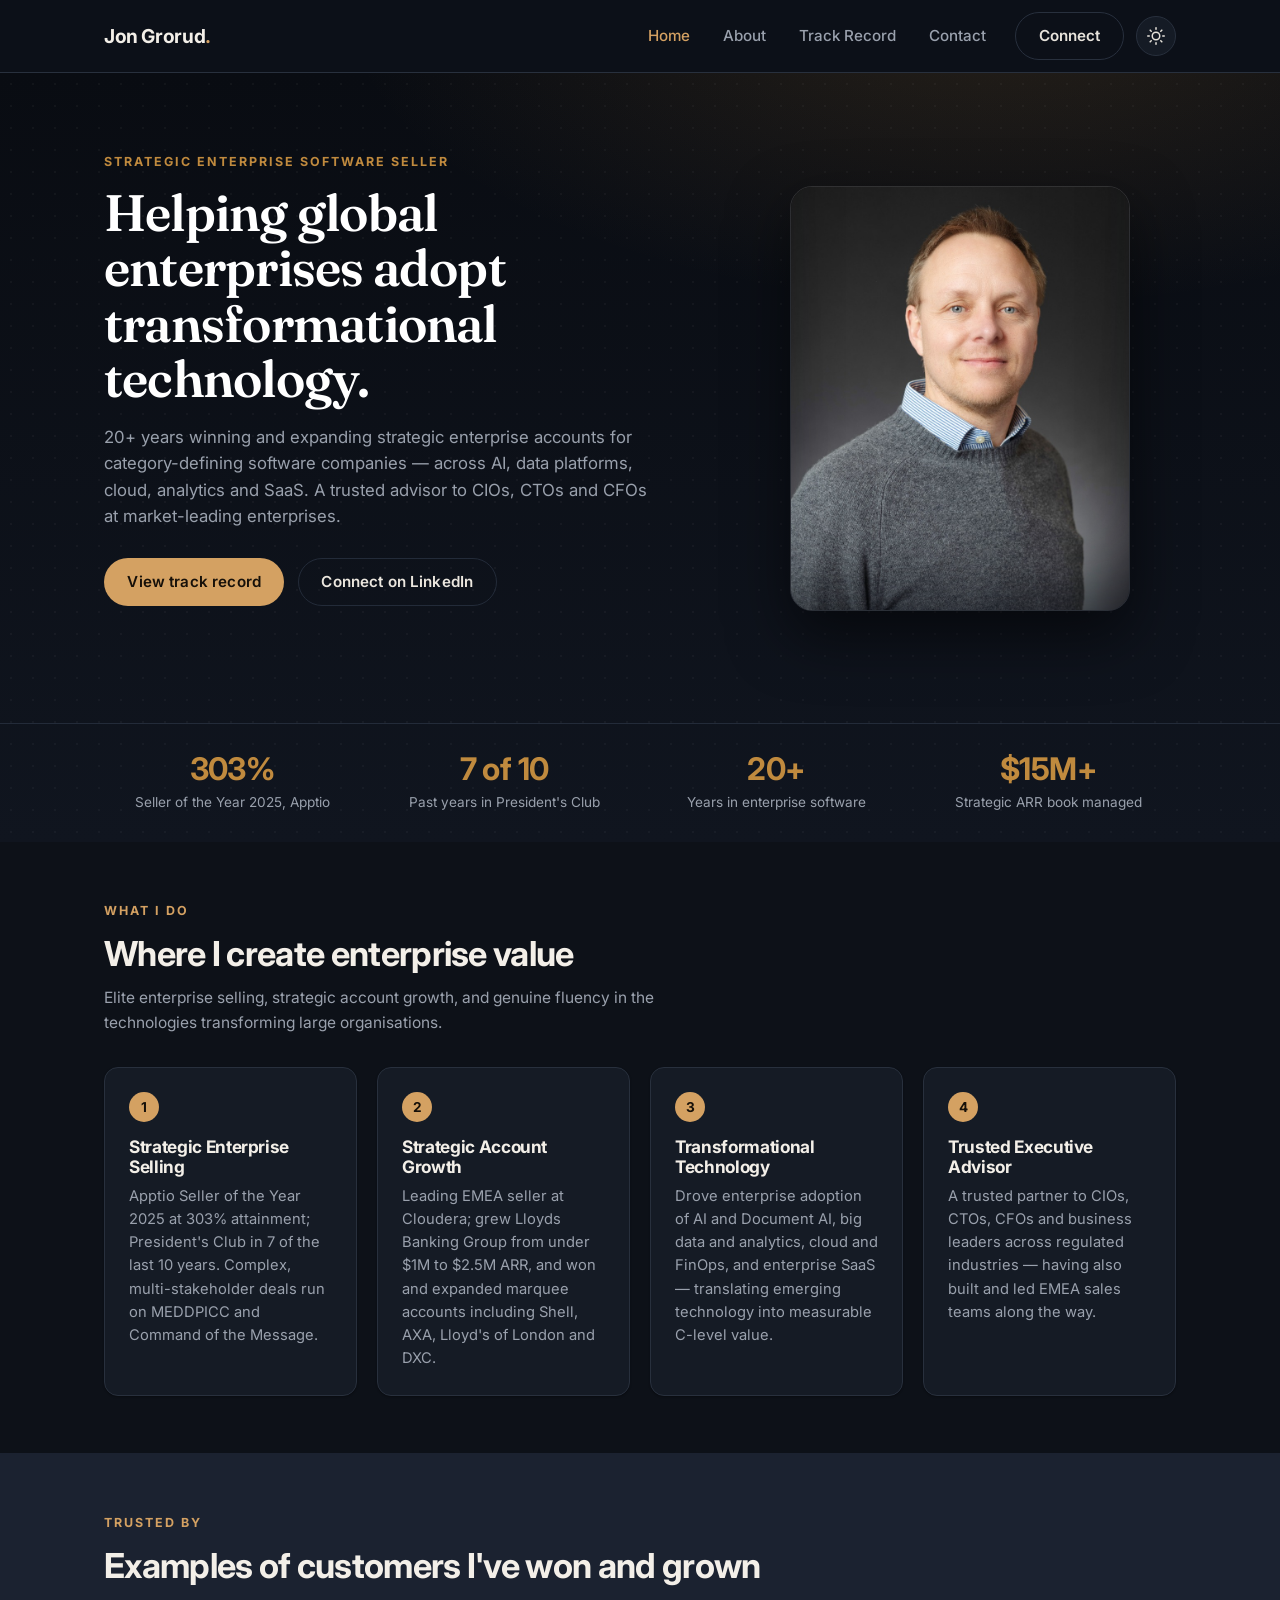
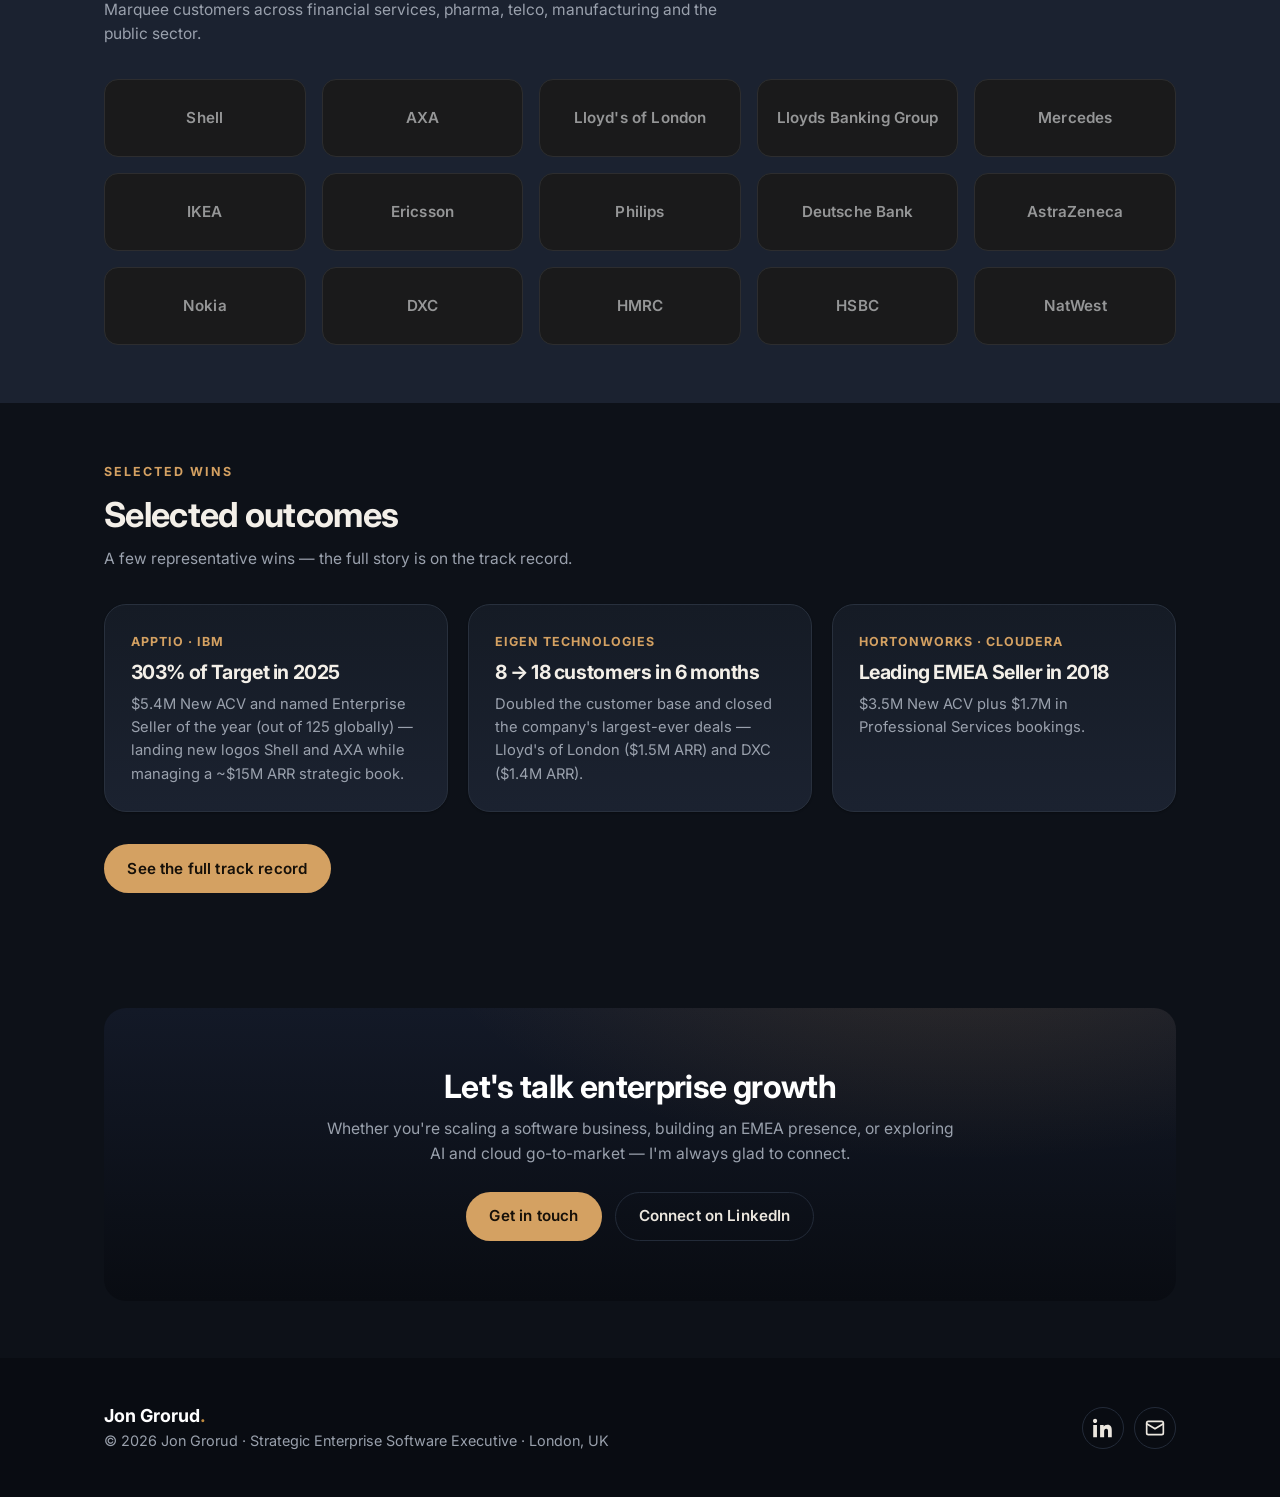
<file: index.html>
<!DOCTYPE html>
<html lang="en" data-theme="dark">
  <head>
    <meta charset="UTF-8" />
    <meta name="viewport" content="width=device-width, initial-scale=1.0" />
    <meta
      name="description"
      content="Jon Grorud — strategic enterprise software executive. 20+ years winning and expanding strategic enterprise accounts for category-defining software companies across AI, data platforms, cloud, analytics and SaaS. Trusted advisor to CIOs, CTOs and CFOs."
    />
    <title>Jon Grorud · Strategic Enterprise Software Executive</title>
    <link rel="preconnect" href="https://fonts.googleapis.com" />
    <link rel="preconnect" href="https://fonts.gstatic.com" crossorigin />
    <link
      href="https://fonts.googleapis.com/css2?family=Fraunces:opsz,wght@9..144,500;9..144,600;9..144,700&family=Inter:wght@400;500;600;700;800&display=swap"
      rel="stylesheet"
    />
    <link rel="stylesheet" href="css/styles.css" />
  </head>
  <body>
    <!-- Header -->
    <header class="site-header">
      <nav class="nav container" aria-label="Primary">
        <a href="index.html" class="nav__brand">Jon Grorud<span>.</span></a>

        <ul class="nav__links" data-nav-links>
          <li><a href="index.html" class="nav__link is-active">Home</a></li>
          <li><a href="about.html" class="nav__link">About</a></li>
          <li><a href="track-record.html" class="nav__link">Track Record</a></li>
          <li><a href="contact.html" class="nav__link">Contact</a></li>
        </ul>

        <div class="nav__actions">
          <a href="contact.html" class="btn btn--ghost">Connect</a>
          <button
            class="theme-toggle"
            type="button"
            data-theme-toggle
            aria-label="Toggle color theme"
          >
            <svg class="icon-moon" width="18" height="18" viewBox="0 0 24 24" fill="none" stroke="currentColor" stroke-width="2" stroke-linecap="round" stroke-linejoin="round" aria-hidden="true"><path d="M21 12.79A9 9 0 1 1 11.21 3 7 7 0 0 0 21 12.79z"/></svg>
            <svg class="icon-sun" width="18" height="18" viewBox="0 0 24 24" fill="none" stroke="currentColor" stroke-width="2" stroke-linecap="round" stroke-linejoin="round" aria-hidden="true"><circle cx="12" cy="12" r="5"/><line x1="12" y1="1" x2="12" y2="3"/><line x1="12" y1="21" x2="12" y2="23"/><line x1="4.22" y1="4.22" x2="5.64" y2="5.64"/><line x1="18.36" y1="18.36" x2="19.78" y2="19.78"/><line x1="1" y1="12" x2="3" y2="12"/><line x1="21" y1="12" x2="23" y2="12"/><line x1="4.22" y1="19.78" x2="5.64" y2="18.36"/><line x1="18.36" y1="5.64" x2="19.78" y2="4.22"/></svg>
          </button>
          <button
            class="nav__toggle"
            type="button"
            data-nav-toggle
            aria-label="Toggle navigation menu"
            aria-expanded="false"
          >
            <span></span><span></span><span></span>
          </button>
        </div>
      </nav>
    </header>

    <main class="on-dark">
      <!-- Hero -->
      <section class="hero">
        <div class="container hero__grid">
          <div class="hero__content">
            <span class="eyebrow">Strategic Enterprise Software Seller</span>
            <h1 class="hero__title">
              Helping global enterprises adopt transformational technology.
            </h1>
            <p class="hero__lead">
              20+ years winning and expanding strategic enterprise accounts for
              category-defining software companies — across AI, data platforms,
              cloud, analytics and SaaS. A trusted advisor to CIOs, CTOs and
              CFOs at market-leading enterprises.
            </p>
            <div class="hero__actions">
              <a href="track-record.html" class="btn btn--primary">View track record</a>
              <a
                href="https://www.linkedin.com/in/jongrorud/"
                class="btn btn--ghost"
                target="_blank"
                rel="noopener"
                >Connect on LinkedIn</a
              >
            </div>
          </div>
          <div class="hero__media">
            <div class="portrait">
              <img src="assets/jon-grorud.jpg" alt="Portrait of Jon Grorud" />
            </div>
          </div>
        </div>

        <!-- Proof bar -->
        <div class="proof-bar">
          <div class="container proof-bar__grid">
            <div class="proof">
              <div class="proof__num">303%</div>
              <span class="proof__label">Seller of the Year 2025, Apptio</span>
            </div>
            <div class="proof">
              <div class="proof__num">7 of 10</div>
              <span class="proof__label">Past years in President's Club</span>
            </div>
            <div class="proof">
              <div class="proof__num">20+</div>
              <span class="proof__label">Years in enterprise software</span>
            </div>
            <div class="proof">
              <div class="proof__num">$15M+</div>
              <span class="proof__label">Strategic ARR book managed</span>
            </div>
          </div>
        </div>
      </section>

      <!-- Pillars -->
      <section class="section">
        <div class="container">
          <div class="section__head reveal">
            <span class="eyebrow">What I do</span>
            <h2 class="section__title">Where I create enterprise value</h2>
            <p class="section__subtitle">
              Elite enterprise selling, strategic account growth, and genuine
              fluency in the technologies transforming large organisations.
            </p>
          </div>

          <div class="grid grid--4">
            <article class="card pillar reveal">
              <span class="pillar__index">1</span>
              <h3 class="card__title">Strategic Enterprise Selling</h3>
              <p>
                Apptio Seller of the Year 2025 at 303% attainment; President's
                Club in 7 of the last 10 years. Complex, multi-stakeholder deals
                run on MEDDPICC and Command of the Message.
              </p>
            </article>
            <article class="card pillar reveal">
              <span class="pillar__index">2</span>
              <h3 class="card__title">Strategic Account Growth</h3>
              <p>
                Leading EMEA seller at Cloudera; grew Lloyds Banking Group from
                under $1M to $2.5M ARR, and won and expanded marquee accounts
                including Shell, AXA, Lloyd's of London and DXC.
              </p>
            </article>
            <article class="card pillar reveal">
              <span class="pillar__index">3</span>
              <h3 class="card__title">Transformational Technology</h3>
              <p>
                Drove enterprise adoption of AI and Document AI, big data and
                analytics, cloud and FinOps, and enterprise SaaS — translating
                emerging technology into measurable C-level value.
              </p>
            </article>
            <article class="card pillar reveal">
              <span class="pillar__index">4</span>
              <h3 class="card__title">Trusted Executive Advisor</h3>
              <p>
                A trusted partner to CIOs, CTOs, CFOs and business leaders
                across regulated industries — having also built and led EMEA
                sales teams along the way.
              </p>
            </article>
          </div>
        </div>
      </section>

      <!-- Logo wall -->
      <section class="section section--alt">
        <div class="container">
          <div class="section__head reveal">
            <span class="eyebrow">Trusted by</span>
            <h2 class="section__title">Examples of customers I've won and grown</h2>
            <p class="section__subtitle">
              Marquee customers across financial
              services, pharma, telco, manufacturing and the public sector.
            </p>
          </div>

          <div class="logos reveal">
            <div class="logo-tile">Shell</div>
            <div class="logo-tile">AXA</div>
            <div class="logo-tile">Lloyd's of London</div>
            <div class="logo-tile">Lloyds Banking Group</div>
            <div class="logo-tile">Mercedes</div>
            <div class="logo-tile">IKEA</div>
            <div class="logo-tile">Ericsson</div>
            <div class="logo-tile">Philips</div>
            <div class="logo-tile">Deutsche Bank</div>
            <div class="logo-tile">AstraZeneca</div>
            <div class="logo-tile">Nokia</div>
            <div class="logo-tile">DXC</div>
            <div class="logo-tile">HMRC</div>
            <div class="logo-tile">HSBC</div>
            <div class="logo-tile">NatWest</div>
          </div>
        </div>
      </section>

      <!-- Selected wins teaser -->
      <section class="section">
        <div class="container">
          <div class="section__head reveal">
            <span class="eyebrow">Selected wins</span>
            <h2 class="section__title">Selected outcomes</h2>
            <p class="section__subtitle">
              A few representative wins — the full story is on the track record.
            </p>
          </div>

          <div class="grid grid--3">
            <article class="case reveal">
              <span class="case__tag">Apptio · IBM</span>
              <h3 class="case__headline">303% of Target in 2025</h3>
              <p>
                $5.4M New ACV and named Enterprise Seller of the year (out of 125
                globally) — landing new logos Shell and AXA while managing a
                ~$15M ARR strategic book.
              </p>
            </article>
            <article class="case reveal">
              <span class="case__tag">Eigen Technologies</span>
              <h3 class="case__headline">8 → 18 customers in 6 months</h3>
              <p>
                Doubled the customer base and closed the company's largest-ever
                deals — Lloyd's of London ($1.5M ARR) and DXC ($1.4M ARR).
              </p>
            </article>
            <article class="case reveal">
              <span class="case__tag">Hortonworks · Cloudera</span>
              <h3 class="case__headline">Leading EMEA Seller in 2018</h3>
              <p>
                $3.5M New ACV plus $1.7M in Professional Services bookings.
              </p>
            </article>
          </div>

          <div style="margin-top: 2rem">
            <a href="track-record.html" class="btn btn--primary">See the full track record</a>
          </div>
        </div>
      </section>

      <!-- CTA -->
      <section class="section">
        <div class="container">
          <div class="cta reveal">
            <h2>Let's talk enterprise growth</h2>
            <p>
              Whether you're scaling a software business, building an EMEA
              presence, or exploring AI and cloud go-to-market — I'm always glad
              to connect.
            </p>
            <div class="cta__actions">
              <a href="contact.html" class="btn btn--primary">Get in touch</a>
              <a
                href="https://www.linkedin.com/in/jongrorud/"
                class="btn btn--ghost"
                target="_blank"
                rel="noopener"
                >Connect on LinkedIn</a
              >
            </div>
          </div>
        </div>
      </section>
    </main>

    <!-- Footer -->
    <footer class="site-footer on-dark">
      <div class="container footer__grid">
        <div>
          <div class="footer__brand">Jon Grorud<span>.</span></div>
          <p class="footer__note">
            &copy; <span data-year>2025</span> Jon Grorud · Strategic Enterprise
            Software Executive · London, UK
          </p>
        </div>
        <div class="socials">
          <a
            href="https://www.linkedin.com/in/jongrorud/"
            class="social"
            target="_blank"
            rel="noopener"
            aria-label="LinkedIn profile"
          >
            <svg width="20" height="20" viewBox="0 0 24 24" fill="currentColor" aria-hidden="true"><path d="M4.98 3.5C4.98 4.88 3.87 6 2.5 6S0 4.88 0 3.5 1.12 1 2.5 1s2.48 1.12 2.48 2.5zM.25 8.25h4.5V23H.25V8.25zM8.5 8.25h4.31v2.02h.06c.6-1.13 2.07-2.32 4.26-2.32 4.56 0 5.4 3 5.4 6.9V23h-4.5v-6.54c0-1.56-.03-3.56-2.17-3.56-2.17 0-2.5 1.7-2.5 3.45V23H8.5V8.25z"/></svg>
          </a>
          <a
            href="mailto:jon.grorud@gmail.com"
            class="social"
            aria-label="Send an email"
          >
            <svg width="20" height="20" viewBox="0 0 24 24" fill="none" stroke="currentColor" stroke-width="2" stroke-linecap="round" stroke-linejoin="round" aria-hidden="true"><rect x="2" y="4" width="20" height="16" rx="2"/><path d="m22 7-10 6L2 7"/></svg>
          </a>
        </div>
      </div>
    </footer>

    <script src="js/main.js"></script>
  </body>
</html>
</file>
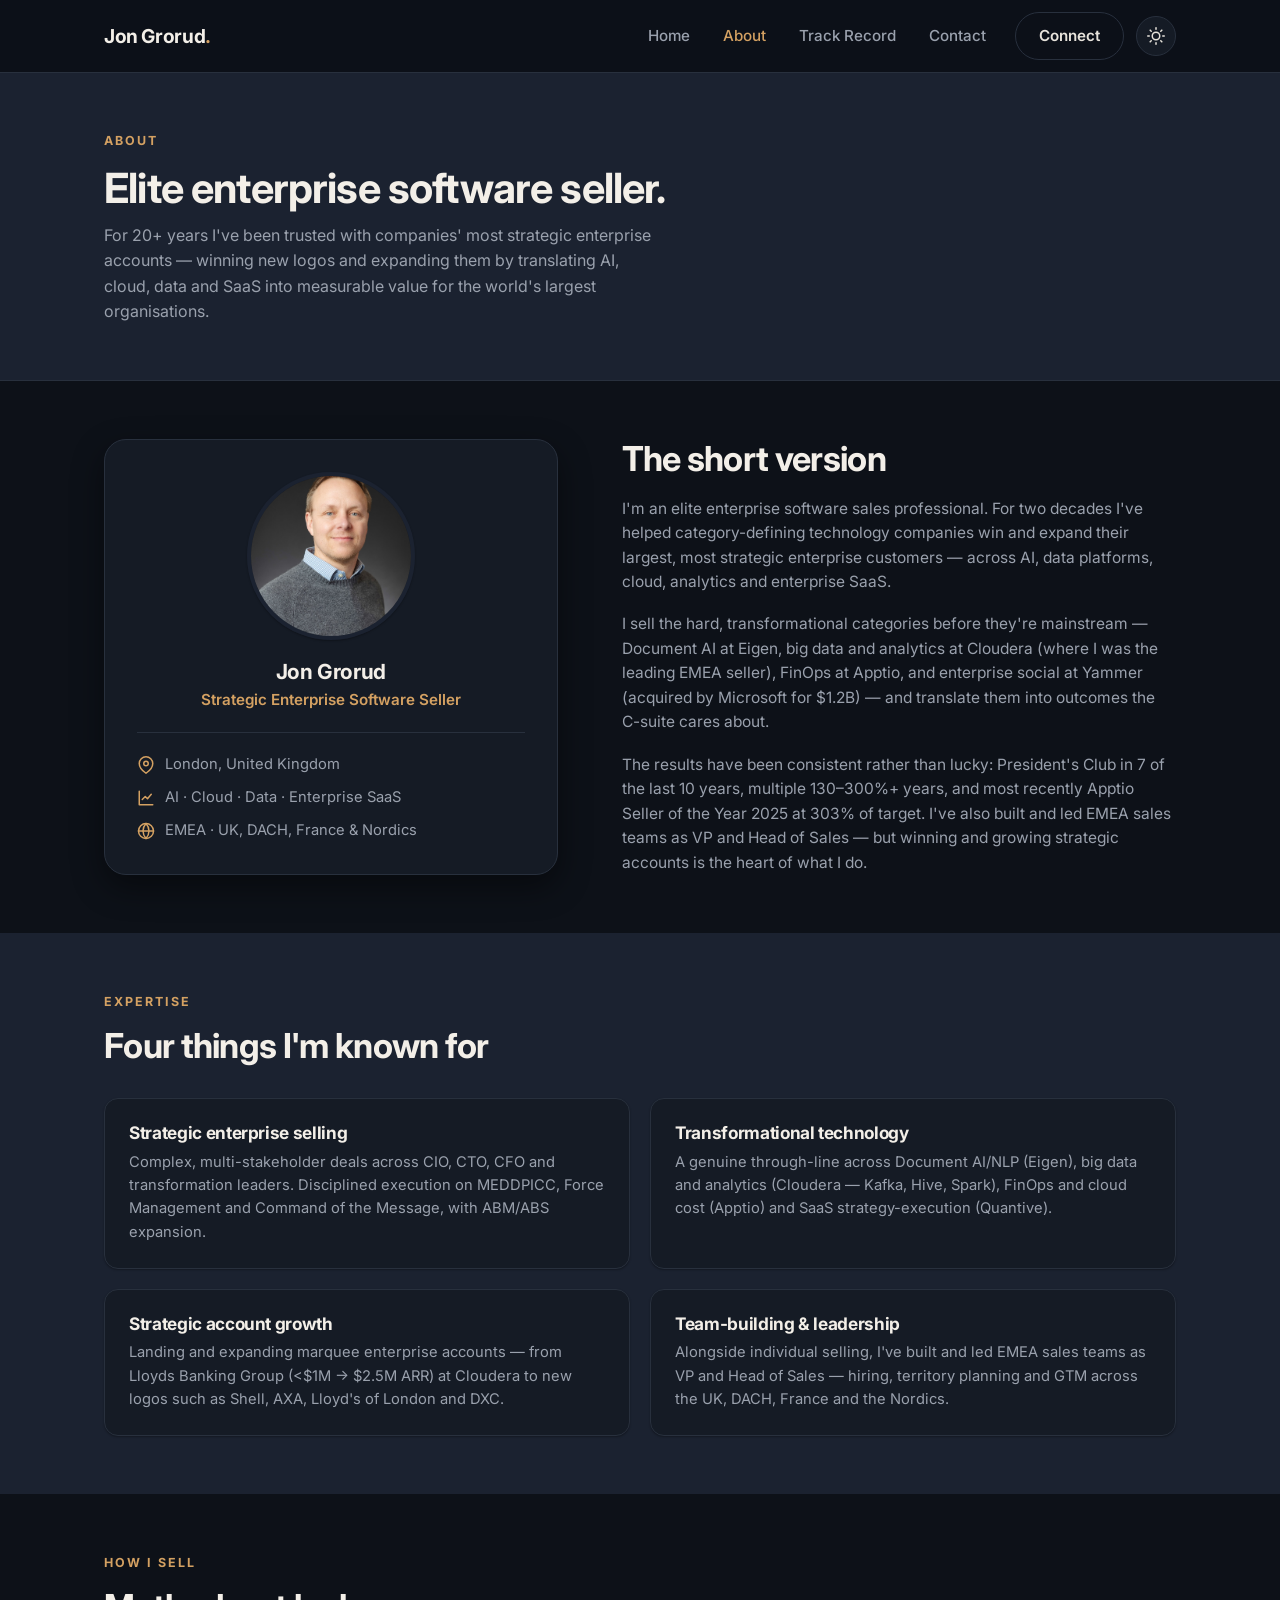
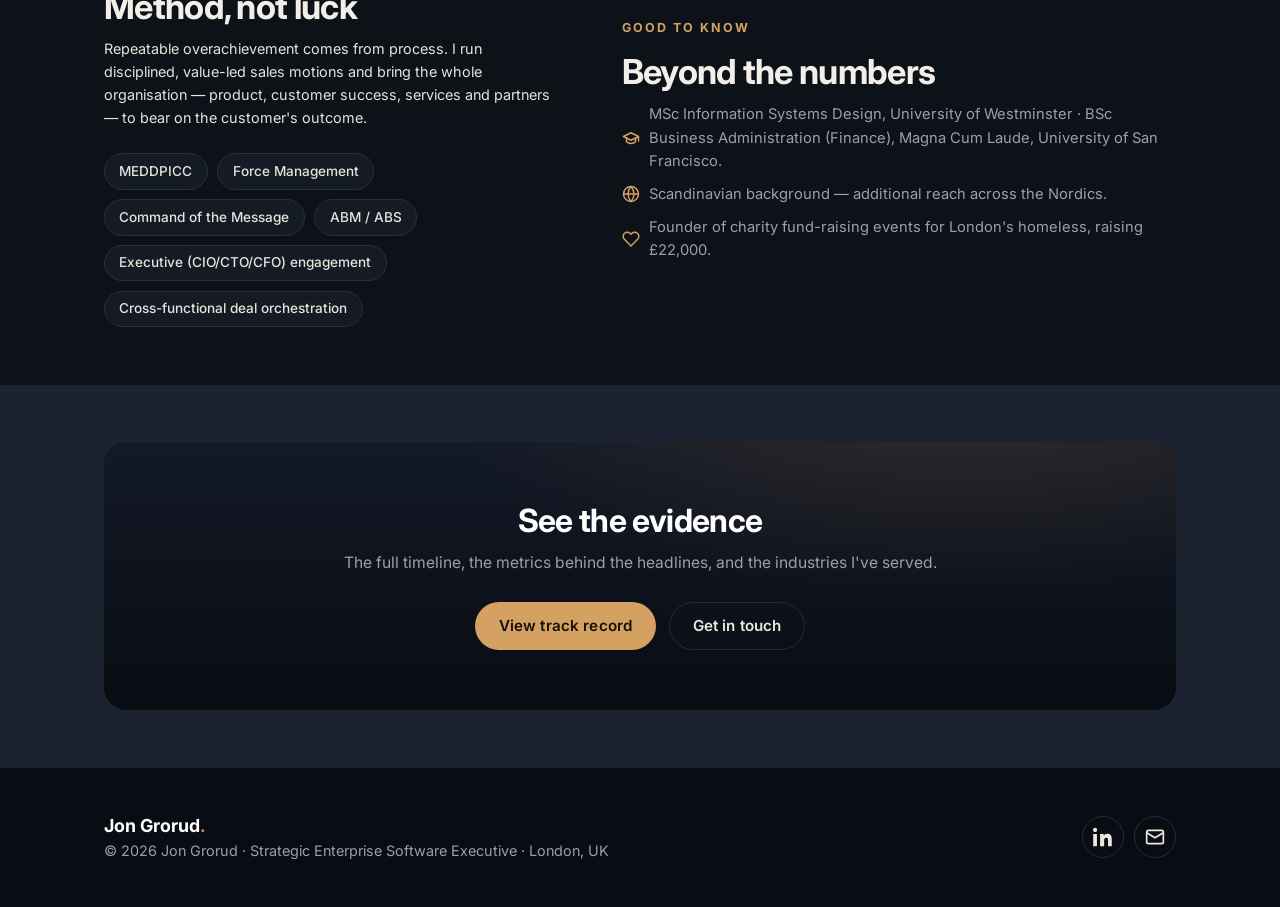
<file: about.html>
<!DOCTYPE html>
<html lang="en" data-theme="dark">
  <head>
    <meta charset="UTF-8" />
    <meta name="viewport" content="width=device-width, initial-scale=1.0" />
    <meta
      name="description"
      content="About Jon Grorud — elite enterprise software sales professional helping category-defining technology companies win and expand their largest enterprise customers across AI, cloud, data platforms and SaaS."
    />
    <title>About · Jon Grorud</title>
    <link rel="preconnect" href="https://fonts.googleapis.com" />
    <link rel="preconnect" href="https://fonts.gstatic.com" crossorigin />
    <link
      href="https://fonts.googleapis.com/css2?family=Fraunces:opsz,wght@9..144,500;9..144,600;9..144,700&family=Inter:wght@400;500;600;700;800&display=swap"
      rel="stylesheet"
    />
    <link rel="stylesheet" href="css/styles.css" />
  </head>
  <body>
    <!-- Header -->
    <header class="site-header">
      <nav class="nav container" aria-label="Primary">
        <a href="index.html" class="nav__brand">Jon Grorud<span>.</span></a>

        <ul class="nav__links" data-nav-links>
          <li><a href="index.html" class="nav__link">Home</a></li>
          <li><a href="about.html" class="nav__link is-active">About</a></li>
          <li><a href="track-record.html" class="nav__link">Track Record</a></li>
          <li><a href="contact.html" class="nav__link">Contact</a></li>
        </ul>

        <div class="nav__actions">
          <a href="contact.html" class="btn btn--ghost">Connect</a>
          <button
            class="theme-toggle"
            type="button"
            data-theme-toggle
            aria-label="Toggle color theme"
          >
            <svg class="icon-moon" width="18" height="18" viewBox="0 0 24 24" fill="none" stroke="currentColor" stroke-width="2" stroke-linecap="round" stroke-linejoin="round" aria-hidden="true"><path d="M21 12.79A9 9 0 1 1 11.21 3 7 7 0 0 0 21 12.79z"/></svg>
            <svg class="icon-sun" width="18" height="18" viewBox="0 0 24 24" fill="none" stroke="currentColor" stroke-width="2" stroke-linecap="round" stroke-linejoin="round" aria-hidden="true"><circle cx="12" cy="12" r="5"/><line x1="12" y1="1" x2="12" y2="3"/><line x1="12" y1="21" x2="12" y2="23"/><line x1="4.22" y1="4.22" x2="5.64" y2="5.64"/><line x1="18.36" y1="18.36" x2="19.78" y2="19.78"/><line x1="1" y1="12" x2="3" y2="12"/><line x1="21" y1="12" x2="23" y2="12"/><line x1="4.22" y1="19.78" x2="5.64" y2="18.36"/><line x1="18.36" y1="5.64" x2="19.78" y2="4.22"/></svg>
          </button>
          <button
            class="nav__toggle"
            type="button"
            data-nav-toggle
            aria-label="Toggle navigation menu"
            aria-expanded="false"
          >
            <span></span><span></span><span></span>
          </button>
        </div>
      </nav>
    </header>

    <main>
      <!-- Page head -->
      <section class="page-head">
        <div class="container">
          <span class="eyebrow">About</span>
          <h1 class="page-head__title">
            Elite enterprise software seller.
          </h1>
          <p class="page-head__lead">
            For 20+ years I've been trusted with companies' most strategic
            enterprise accounts — winning new logos and expanding them by
            translating AI, cloud, data and SaaS into measurable value for the
            world's largest organisations.
          </p>
        </div>
      </section>

      <!-- Bio split -->
      <section class="section">
        <div class="container split">
          <div class="reveal">
            <div class="profile-card">
              <img
                class="profile-card__photo"
                src="assets/jon-grorud.jpg"
                alt="Portrait of Jon Grorud"
              />
              <h2 class="profile-card__name">Jon Grorud</h2>
              <p class="profile-card__role">
                Strategic Enterprise Software Seller
              </p>
              <ul class="profile-card__meta">
                <li>
                  <svg width="18" height="18" viewBox="0 0 24 24" fill="none" stroke="currentColor" stroke-width="2" stroke-linecap="round" stroke-linejoin="round"><path d="M21 10c0 7-9 13-9 13s-9-6-9-13a9 9 0 0 1 18 0z"/><circle cx="12" cy="10" r="3"/></svg>
                  <span>London, United Kingdom</span>
                </li>
                <li>
                  <svg width="18" height="18" viewBox="0 0 24 24" fill="none" stroke="currentColor" stroke-width="2" stroke-linecap="round" stroke-linejoin="round"><path d="M3 3v18h18"/><path d="M7 14l4-4 3 3 5-6"/></svg>
                  <span>AI · Cloud · Data · Enterprise SaaS</span>
                </li>
                <li>
                  <svg width="18" height="18" viewBox="0 0 24 24" fill="none" stroke="currentColor" stroke-width="2" stroke-linecap="round" stroke-linejoin="round"><circle cx="12" cy="12" r="10"/><path d="M2 12h20"/><path d="M12 2a15.3 15.3 0 0 1 4 10 15.3 15.3 0 0 1-4 10 15.3 15.3 0 0 1-4-10 15.3 15.3 0 0 1 4-10z"/></svg>
                  <span>EMEA · UK, DACH, France &amp; Nordics</span>
                </li>
              </ul>
            </div>
          </div>

          <div class="prose reveal">
            <h2 class="section__title">The short version</h2>
            <p>
              I'm an elite enterprise software sales professional. For two
              decades I've helped category-defining technology companies win and
              expand their largest, most strategic enterprise customers — across
              AI, data platforms, cloud, analytics and enterprise SaaS.
            </p>
            <p>
              I sell the hard, transformational categories before they're
              mainstream — Document AI at Eigen, big data and analytics at
              Cloudera (where I was the leading EMEA seller), FinOps at Apptio,
              and enterprise social at Yammer (acquired by Microsoft for $1.2B)
              — and translate them into outcomes the C-suite cares about.
            </p>
            <p>
              The results have been consistent rather than lucky: President's
              Club in 7 of the last 10 years, multiple 130–300%+ years, and most
              recently Apptio Seller of the Year 2025 at 303% of target. I've
              also built and led EMEA sales teams as VP and Head of Sales — but
              winning and growing strategic accounts is the heart of what I do.
            </p>
          </div>
        </div>
      </section>

      <!-- Expertise (pillars) -->
      <section class="section section--alt">
        <div class="container">
          <div class="section__head reveal">
            <span class="eyebrow">Expertise</span>
            <h2 class="section__title">Four things I'm known for</h2>
          </div>

          <div class="grid grid--2">
            <article class="card reveal">
              <h3 class="card__title">Strategic enterprise selling</h3>
              <p>
                Complex, multi-stakeholder deals across CIO, CTO, CFO and
                transformation leaders. Disciplined execution on MEDDPICC, Force
                Management and Command of the Message, with ABM/ABS expansion.
              </p>
            </article>
            <article class="card reveal">
              <h3 class="card__title">Transformational technology</h3>
              <p>
                A genuine through-line across Document AI/NLP (Eigen), big data
                and analytics (Cloudera — Kafka, Hive, Spark), FinOps and cloud
                cost (Apptio) and SaaS strategy-execution (Quantive).
              </p>
            </article>
            <article class="card reveal">
              <h3 class="card__title">Strategic account growth</h3>
              <p>
                Landing and expanding marquee enterprise accounts — from Lloyds
                Banking Group (&lt;$1M → $2.5M ARR) at Cloudera to new logos such
                as Shell, AXA, Lloyd's of London and DXC.
              </p>
            </article>
            <article class="card reveal">
              <h3 class="card__title">Team-building &amp; leadership</h3>
              <p>
                Alongside individual selling, I've built and led EMEA sales
                teams as VP and Head of Sales — hiring, territory planning and
                GTM across the UK, DACH, France and the Nordics.
              </p>
            </article>
          </div>
        </div>
      </section>

      <!-- How I sell + facts -->
      <section class="section">
        <div class="container split">
          <div class="reveal">
            <span class="eyebrow">How I sell</span>
            <h2 class="section__title">Method, not luck</h2>
            <p class="prose">
              Repeatable overachievement comes from process. I run disciplined,
              value-led sales motions and bring the whole organisation — product,
              customer success, services and partners — to bear on the customer's
              outcome.
            </p>
            <div class="badges" style="margin-top: 1.5rem">
              <span class="badge">MEDDPICC</span>
              <span class="badge">Force Management</span>
              <span class="badge">Command of the Message</span>
              <span class="badge">ABM / ABS</span>
              <span class="badge">Executive (CIO/CTO/CFO) engagement</span>
              <span class="badge">Cross-functional deal orchestration</span>
            </div>
          </div>

          <div class="reveal">
            <span class="eyebrow">Good to know</span>
            <h2 class="section__title">Beyond the numbers</h2>
            <ul class="profile-card__meta" style="border: 0; padding: 0; margin-top: 0.5rem">
              <li>
                <svg width="18" height="18" viewBox="0 0 24 24" fill="none" stroke="currentColor" stroke-width="2" stroke-linecap="round" stroke-linejoin="round"><path d="M22 10v6M2 10l10-5 10 5-10 5z"/><path d="M6 12v5c3 3 9 3 12 0v-5"/></svg>
                <span>
                  MSc Information Systems Design, University of Westminster ·
                  BSc Business Administration (Finance), Magna Cum Laude,
                  University of San Francisco.
                </span>
              </li>
              <li>
                <svg width="18" height="18" viewBox="0 0 24 24" fill="none" stroke="currentColor" stroke-width="2" stroke-linecap="round" stroke-linejoin="round"><circle cx="12" cy="12" r="10"/><path d="M2 12h20"/><path d="M12 2a15.3 15.3 0 0 1 4 10 15.3 15.3 0 0 1-4 10 15.3 15.3 0 0 1-4-10 15.3 15.3 0 0 1 4-10z"/></svg>
                <span>Scandinavian background — additional reach across the Nordics.</span>
              </li>
              <li>
                <svg width="18" height="18" viewBox="0 0 24 24" fill="none" stroke="currentColor" stroke-width="2" stroke-linecap="round" stroke-linejoin="round"><path d="M20.84 4.61a5.5 5.5 0 0 0-7.78 0L12 5.67l-1.06-1.06a5.5 5.5 0 0 0-7.78 7.78l1.06 1.06L12 21.23l7.78-7.78 1.06-1.06a5.5 5.5 0 0 0 0-7.78z"/></svg>
                <span>
                  Founder of charity fund-raising events for London's homeless,
                  raising £22,000.
                </span>
              </li>
            </ul>
          </div>
        </div>
      </section>

      <!-- CTA -->
      <section class="section section--alt">
        <div class="container">
          <div class="cta on-dark reveal">
            <h2>See the evidence</h2>
            <p>
              The full timeline, the metrics behind the headlines, and the
              industries I've served.
            </p>
            <div class="cta__actions">
              <a href="track-record.html" class="btn btn--primary">View track record</a>
              <a href="contact.html" class="btn btn--ghost">Get in touch</a>
            </div>
          </div>
        </div>
      </section>
    </main>

    <!-- Footer -->
    <footer class="site-footer on-dark">
      <div class="container footer__grid">
        <div>
          <div class="footer__brand">Jon Grorud<span>.</span></div>
          <p class="footer__note">
            &copy; <span data-year>2025</span> Jon Grorud · Strategic Enterprise
            Software Executive · London, UK
          </p>
        </div>
        <div class="socials">
          <a
            href="https://www.linkedin.com/in/jongrorud/"
            class="social"
            target="_blank"
            rel="noopener"
            aria-label="LinkedIn profile"
          >
            <svg width="20" height="20" viewBox="0 0 24 24" fill="currentColor" aria-hidden="true"><path d="M4.98 3.5C4.98 4.88 3.87 6 2.5 6S0 4.88 0 3.5 1.12 1 2.5 1s2.48 1.12 2.48 2.5zM.25 8.25h4.5V23H.25V8.25zM8.5 8.25h4.31v2.02h.06c.6-1.13 2.07-2.32 4.26-2.32 4.56 0 5.4 3 5.4 6.9V23h-4.5v-6.54c0-1.56-.03-3.56-2.17-3.56-2.17 0-2.5 1.7-2.5 3.45V23H8.5V8.25z"/></svg>
          </a>
          <a
            href="mailto:jon.grorud@gmail.com"
            class="social"
            aria-label="Send an email"
          >
            <svg width="20" height="20" viewBox="0 0 24 24" fill="none" stroke="currentColor" stroke-width="2" stroke-linecap="round" stroke-linejoin="round" aria-hidden="true"><rect x="2" y="4" width="20" height="16" rx="2"/><path d="m22 7-10 6L2 7"/></svg>
          </a>
        </div>
      </div>
    </footer>

    <script src="js/main.js"></script>
  </body>
</html>
</file>
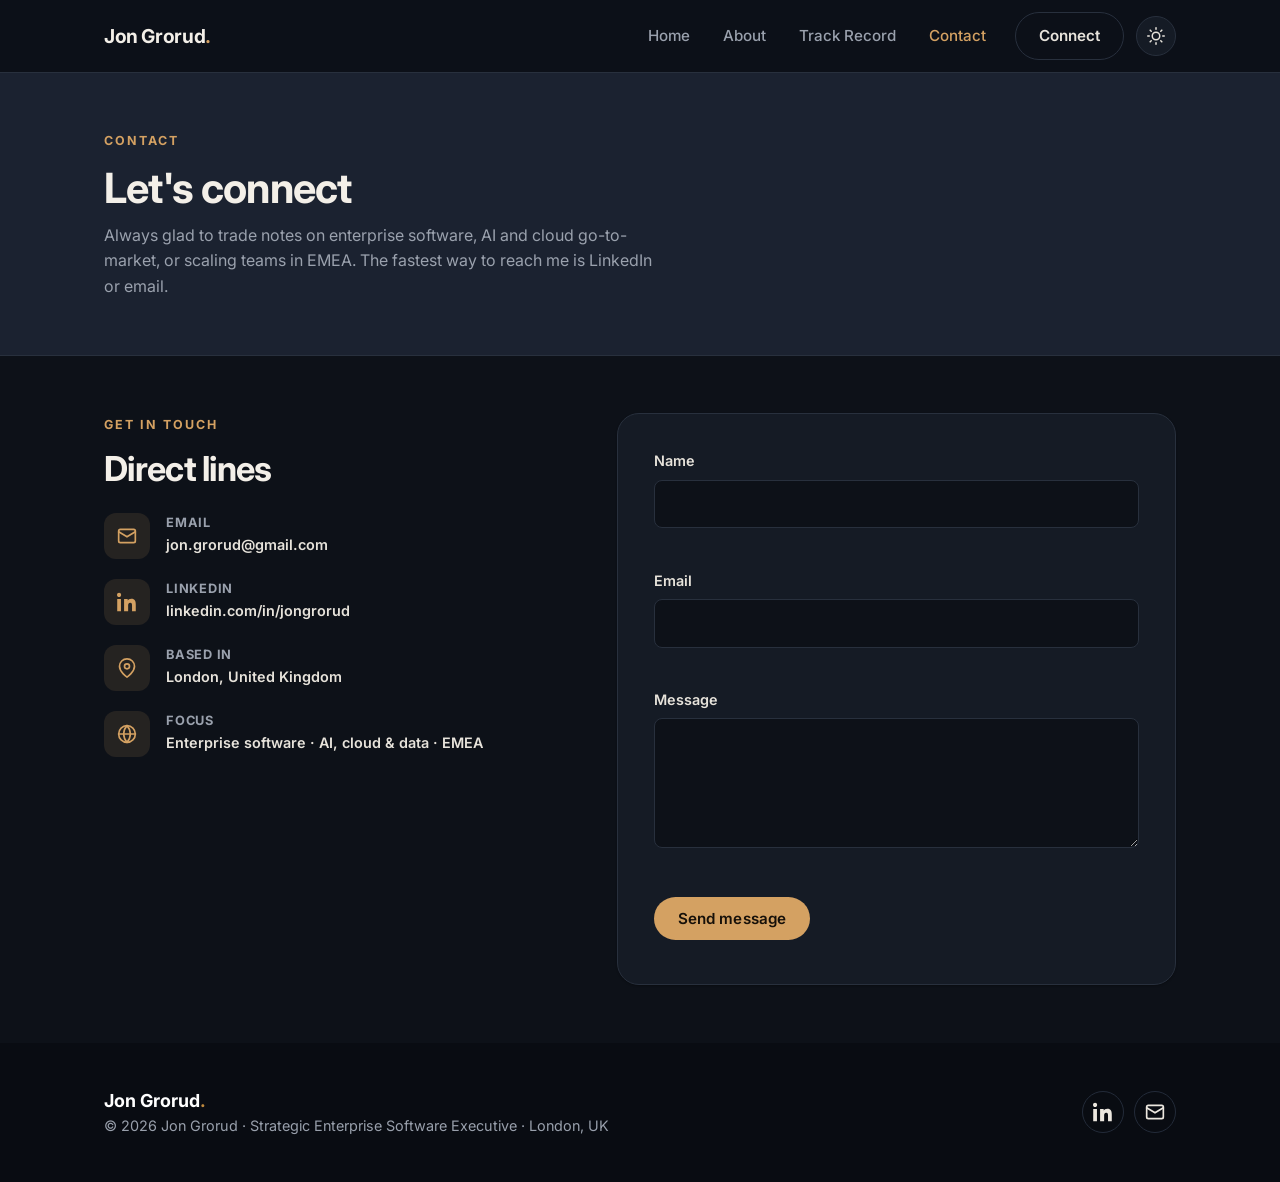
<file: contact.html>
<!DOCTYPE html>
<html lang="en" data-theme="dark">
  <head>
    <meta charset="UTF-8" />
    <meta name="viewport" content="width=device-width, initial-scale=1.0" />
    <meta
      name="description"
      content="Get in touch with Jon Grorud — strategic enterprise software sales leader based in London. Connect on LinkedIn or send a message."
    />
    <title>Contact · Jon Grorud</title>
    <link rel="preconnect" href="https://fonts.googleapis.com" />
    <link rel="preconnect" href="https://fonts.gstatic.com" crossorigin />
    <link
      href="https://fonts.googleapis.com/css2?family=Fraunces:opsz,wght@9..144,500;9..144,600;9..144,700&family=Inter:wght@400;500;600;700;800&display=swap"
      rel="stylesheet"
    />
    <link rel="stylesheet" href="css/styles.css" />
  </head>
  <body>
    <!-- Header -->
    <header class="site-header">
      <nav class="nav container" aria-label="Primary">
        <a href="index.html" class="nav__brand">Jon Grorud<span>.</span></a>

        <ul class="nav__links" data-nav-links>
          <li><a href="index.html" class="nav__link">Home</a></li>
          <li><a href="about.html" class="nav__link">About</a></li>
          <li><a href="track-record.html" class="nav__link">Track Record</a></li>
          <li><a href="contact.html" class="nav__link is-active">Contact</a></li>
        </ul>

        <div class="nav__actions">
          <a href="contact.html" class="btn btn--ghost">Connect</a>
          <button
            class="theme-toggle"
            type="button"
            data-theme-toggle
            aria-label="Toggle color theme"
          >
            <svg class="icon-moon" width="18" height="18" viewBox="0 0 24 24" fill="none" stroke="currentColor" stroke-width="2" stroke-linecap="round" stroke-linejoin="round" aria-hidden="true"><path d="M21 12.79A9 9 0 1 1 11.21 3 7 7 0 0 0 21 12.79z"/></svg>
            <svg class="icon-sun" width="18" height="18" viewBox="0 0 24 24" fill="none" stroke="currentColor" stroke-width="2" stroke-linecap="round" stroke-linejoin="round" aria-hidden="true"><circle cx="12" cy="12" r="5"/><line x1="12" y1="1" x2="12" y2="3"/><line x1="12" y1="21" x2="12" y2="23"/><line x1="4.22" y1="4.22" x2="5.64" y2="5.64"/><line x1="18.36" y1="18.36" x2="19.78" y2="19.78"/><line x1="1" y1="12" x2="3" y2="12"/><line x1="21" y1="12" x2="23" y2="12"/><line x1="4.22" y1="19.78" x2="5.64" y2="18.36"/><line x1="18.36" y1="5.64" x2="19.78" y2="4.22"/></svg>
          </button>
          <button
            class="nav__toggle"
            type="button"
            data-nav-toggle
            aria-label="Toggle navigation menu"
            aria-expanded="false"
          >
            <span></span><span></span><span></span>
          </button>
        </div>
      </nav>
    </header>

    <main>
      <!-- Page head -->
      <section class="page-head">
        <div class="container">
          <span class="eyebrow">Contact</span>
          <h1 class="page-head__title">Let's connect</h1>
          <p class="page-head__lead">
            Always glad to trade notes on enterprise software, AI and cloud
            go-to-market, or scaling teams in EMEA. The fastest way to reach me
            is LinkedIn or email.
          </p>
        </div>
      </section>

      <!-- Contact -->
      <section class="section">
        <div class="container contact-grid">
          <div class="reveal">
            <span class="eyebrow">Get in touch</span>
            <h2 class="section__title">Direct lines</h2>
            <ul class="info-list" style="margin-top: 1.5rem">
              <li class="info-item">
                <span class="info-item__icon">
                  <svg width="20" height="20" viewBox="0 0 24 24" fill="none" stroke="currentColor" stroke-width="2" stroke-linecap="round" stroke-linejoin="round"><rect x="2" y="4" width="20" height="16" rx="2"/><path d="m22 7-10 6L2 7"/></svg>
                </span>
                <div>
                  <div class="info-item__label">Email</div>
                  <a class="info-item__value" href="mailto:jon.grorud@gmail.com">jon.grorud@gmail.com</a>
                </div>
              </li>
              <li class="info-item">
                <span class="info-item__icon">
                  <svg width="20" height="20" viewBox="0 0 24 24" fill="currentColor" aria-hidden="true"><path d="M4.98 3.5C4.98 4.88 3.87 6 2.5 6S0 4.88 0 3.5 1.12 1 2.5 1s2.48 1.12 2.48 2.5zM.25 8.25h4.5V23H.25V8.25zM8.5 8.25h4.31v2.02h.06c.6-1.13 2.07-2.32 4.26-2.32 4.56 0 5.4 3 5.4 6.9V23h-4.5v-6.54c0-1.56-.03-3.56-2.17-3.56-2.17 0-2.5 1.7-2.5 3.45V23H8.5V8.25z"/></svg>
                </span>
                <div>
                  <div class="info-item__label">LinkedIn</div>
                  <a
                    class="info-item__value"
                    href="https://www.linkedin.com/in/jongrorud/"
                    target="_blank"
                    rel="noopener"
                    >linkedin.com/in/jongrorud</a
                  >
                </div>
              </li>
              <li class="info-item">
                <span class="info-item__icon">
                  <svg width="20" height="20" viewBox="0 0 24 24" fill="none" stroke="currentColor" stroke-width="2" stroke-linecap="round" stroke-linejoin="round"><path d="M21 10c0 7-9 13-9 13s-9-6-9-13a9 9 0 0 1 18 0z"/><circle cx="12" cy="10" r="3"/></svg>
                </span>
                <div>
                  <div class="info-item__label">Based in</div>
                  <span class="info-item__value">London, United Kingdom</span>
                </div>
              </li>
              <li class="info-item">
                <span class="info-item__icon">
                  <svg width="20" height="20" viewBox="0 0 24 24" fill="none" stroke="currentColor" stroke-width="2" stroke-linecap="round" stroke-linejoin="round"><circle cx="12" cy="12" r="10"/><path d="M2 12h20"/><path d="M12 2a15.3 15.3 0 0 1 4 10 15.3 15.3 0 0 1-4 10 15.3 15.3 0 0 1-4-10 15.3 15.3 0 0 1 4-10z"/></svg>
                </span>
                <div>
                  <div class="info-item__label">Focus</div>
                  <span class="info-item__value">Enterprise software · AI, cloud &amp; data · EMEA</span>
                </div>
              </li>
            </ul>
          </div>

          <!-- Form -->
          <div class="reveal">
            <form class="form" data-contact-form novalidate>
              <div class="field">
                <label for="name">Name</label>
                <input type="text" id="name" name="name" required autocomplete="name" />
                <span class="field__error" aria-live="polite"></span>
              </div>
              <div class="field">
                <label for="email">Email</label>
                <input type="email" id="email" name="email" required autocomplete="email" />
                <span class="field__error" aria-live="polite"></span>
              </div>
              <div class="field">
                <label for="message">Message</label>
                <textarea id="message" name="message" required></textarea>
                <span class="field__error" aria-live="polite"></span>
              </div>
              <button type="submit" class="btn btn--primary">Send message</button>
              <p class="form__status" data-form-status role="status" aria-live="polite"></p>
            </form>
          </div>
        </div>
      </section>
    </main>

    <!-- Footer -->
    <footer class="site-footer on-dark">
      <div class="container footer__grid">
        <div>
          <div class="footer__brand">Jon Grorud<span>.</span></div>
          <p class="footer__note">
            &copy; <span data-year>2025</span> Jon Grorud · Strategic Enterprise
            Software Executive · London, UK
          </p>
        </div>
        <div class="socials">
          <a
            href="https://www.linkedin.com/in/jongrorud/"
            class="social"
            target="_blank"
            rel="noopener"
            aria-label="LinkedIn profile"
          >
            <svg width="20" height="20" viewBox="0 0 24 24" fill="currentColor" aria-hidden="true"><path d="M4.98 3.5C4.98 4.88 3.87 6 2.5 6S0 4.88 0 3.5 1.12 1 2.5 1s2.48 1.12 2.48 2.5zM.25 8.25h4.5V23H.25V8.25zM8.5 8.25h4.31v2.02h.06c.6-1.13 2.07-2.32 4.26-2.32 4.56 0 5.4 3 5.4 6.9V23h-4.5v-6.54c0-1.56-.03-3.56-2.17-3.56-2.17 0-2.5 1.7-2.5 3.45V23H8.5V8.25z"/></svg>
          </a>
          <a
            href="mailto:jon.grorud@gmail.com"
            class="social"
            aria-label="Send an email"
          >
            <svg width="20" height="20" viewBox="0 0 24 24" fill="none" stroke="currentColor" stroke-width="2" stroke-linecap="round" stroke-linejoin="round" aria-hidden="true"><rect x="2" y="4" width="20" height="16" rx="2"/><path d="m22 7-10 6L2 7"/></svg>
          </a>
        </div>
      </div>
    </footer>

    <script src="js/main.js"></script>
  </body>
</html>
</file>
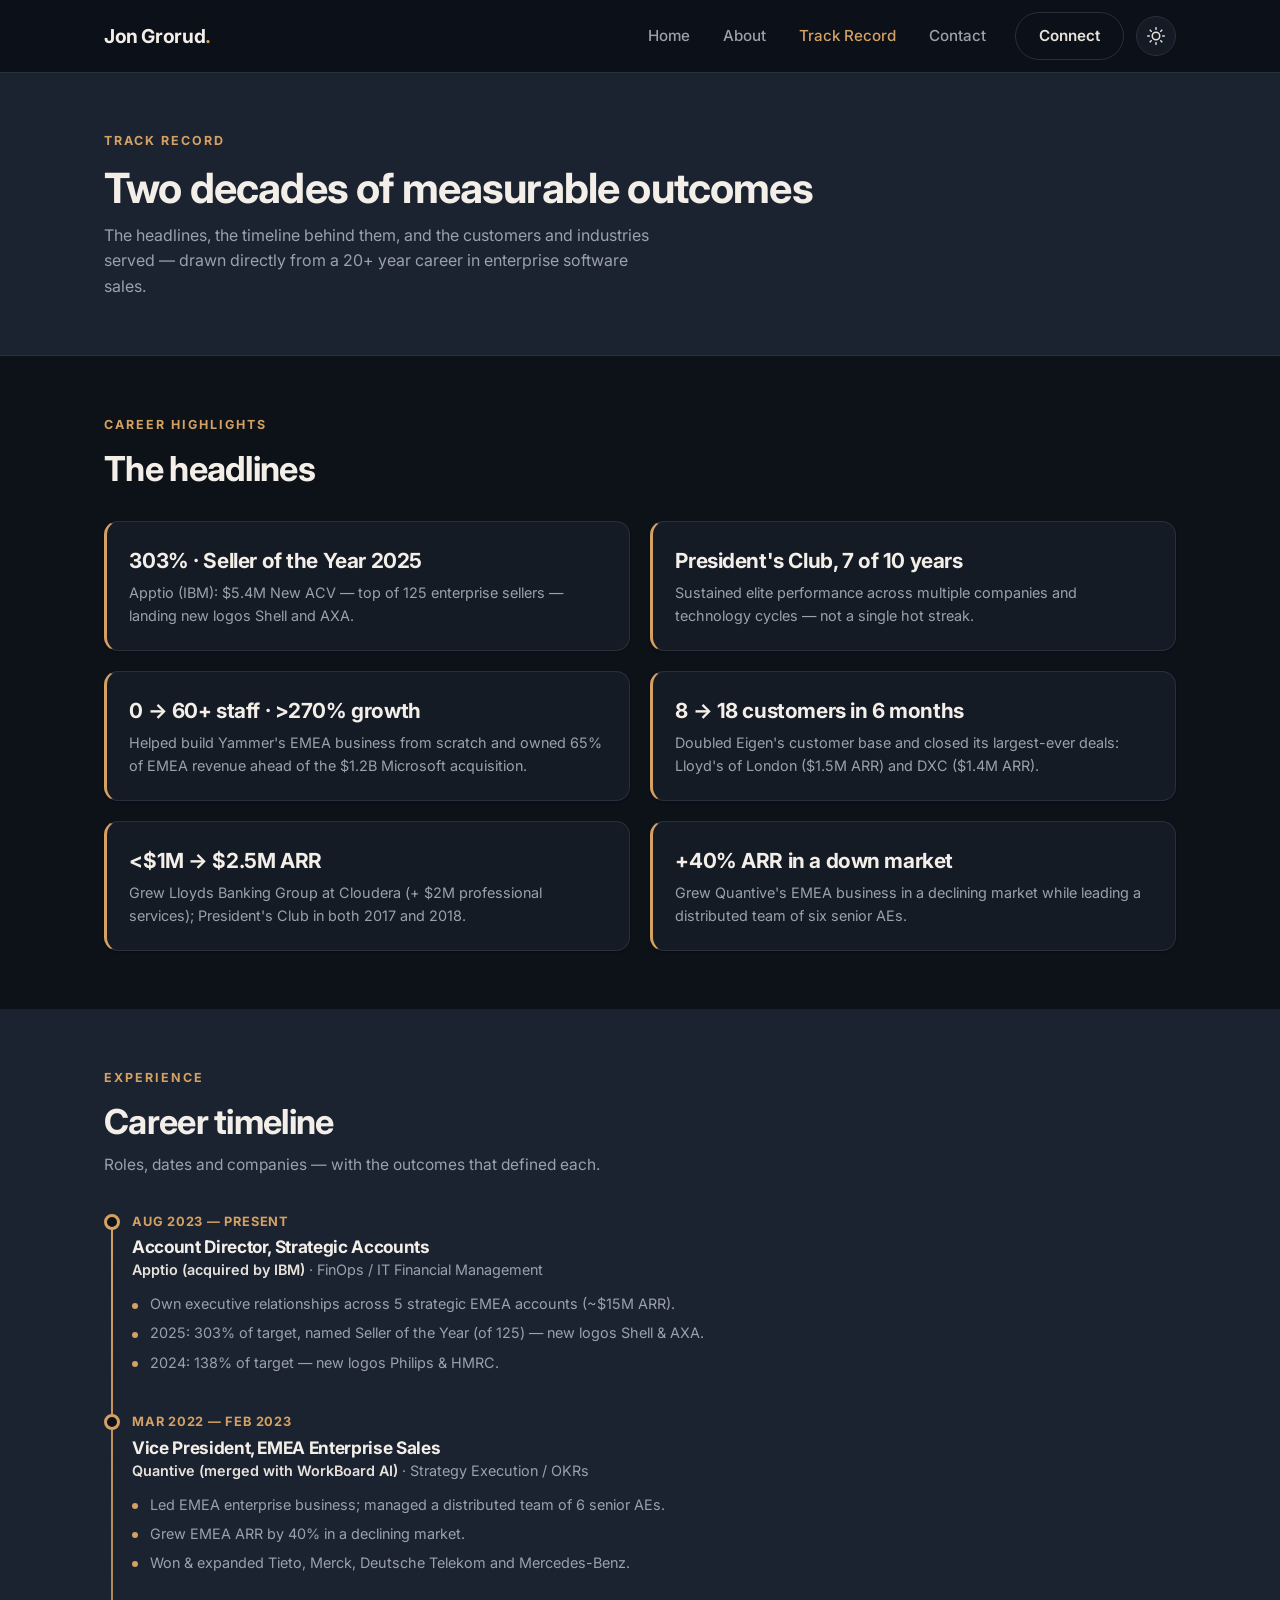
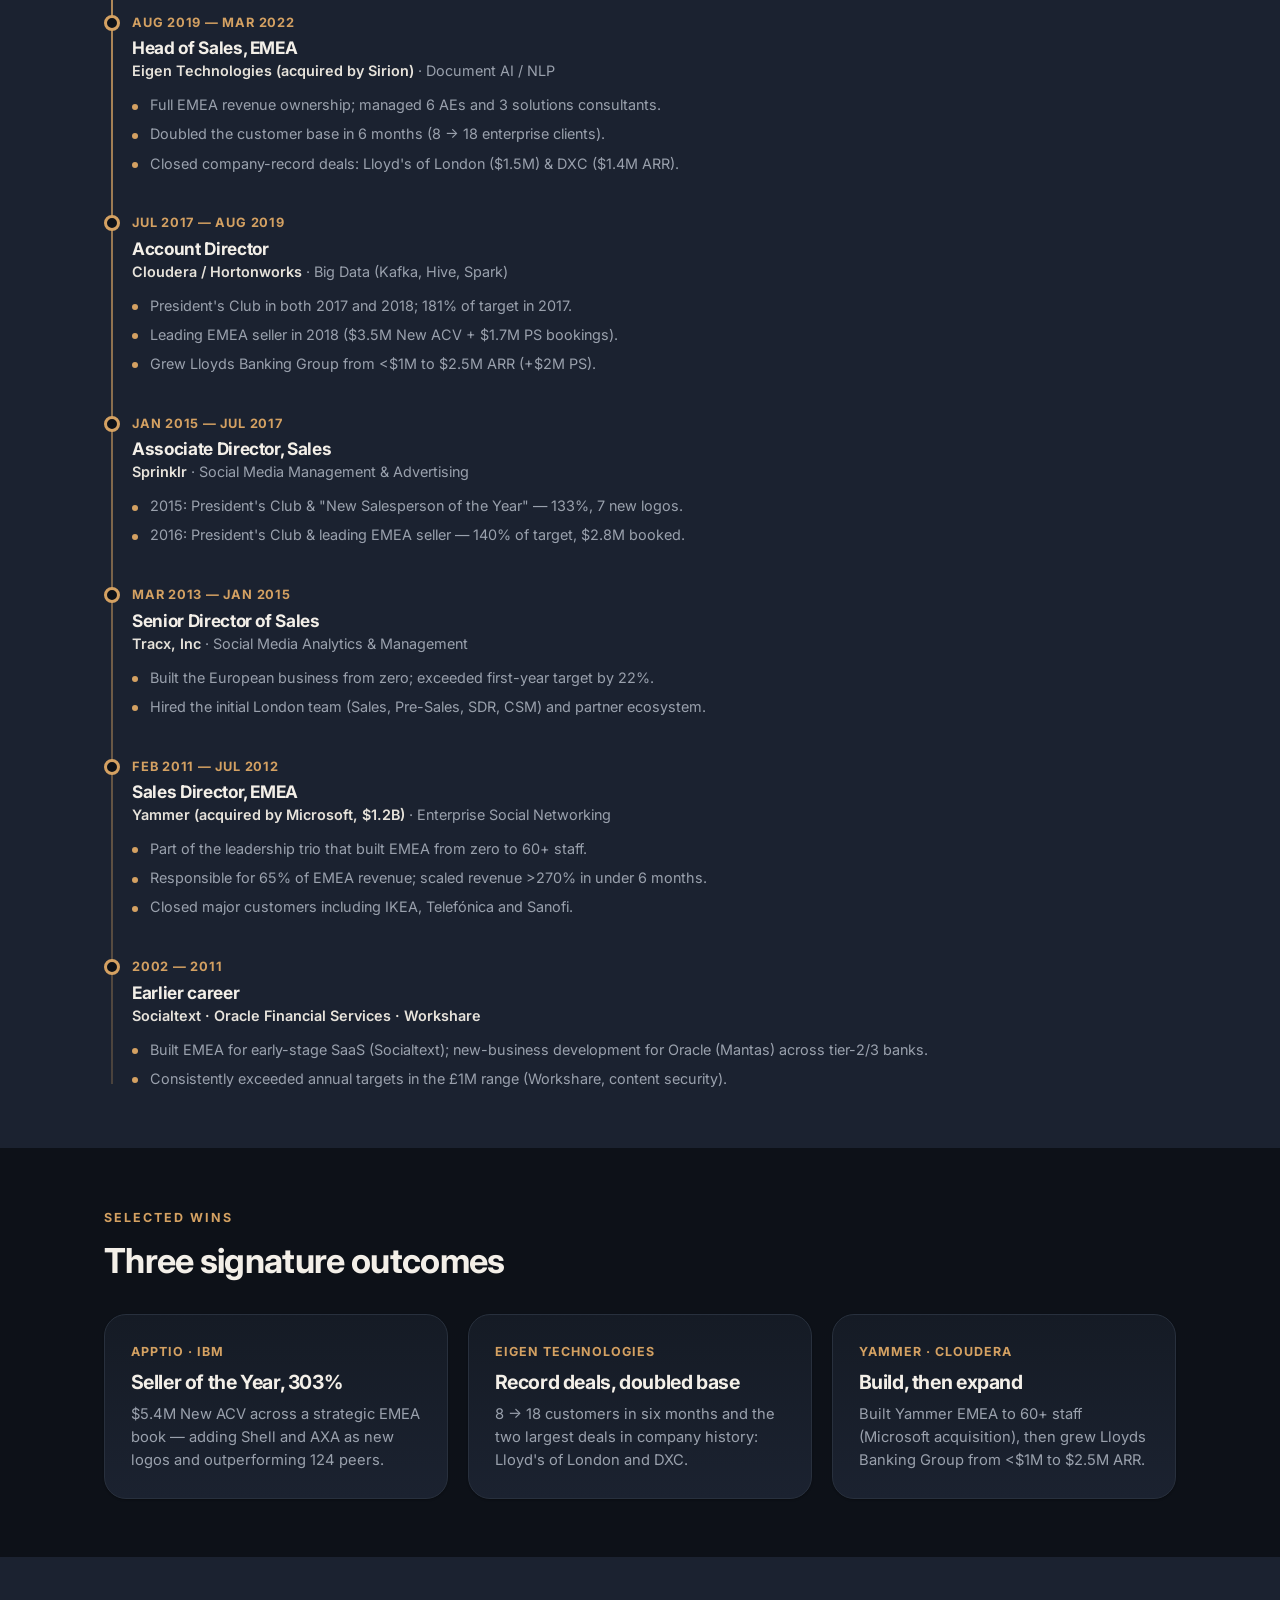
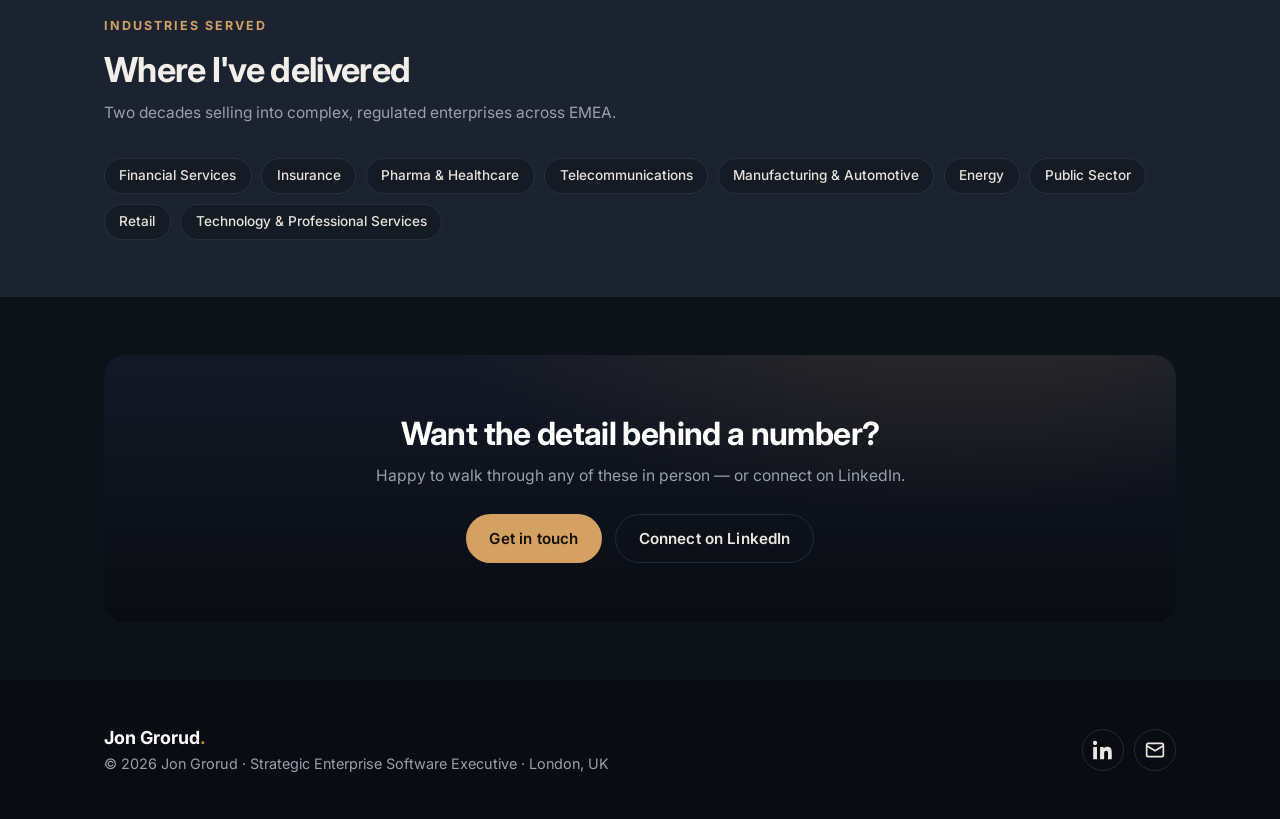
<file: track-record.html>
<!DOCTYPE html>
<html lang="en" data-theme="dark">
  <head>
    <meta charset="UTF-8" />
    <meta name="viewport" content="width=device-width, initial-scale=1.0" />
    <meta
      name="description"
      content="Jon Grorud's track record — career highlights, experience timeline, selected wins and industries served across 20+ years in enterprise software sales."
    />
    <title>Track Record · Jon Grorud</title>
    <link rel="preconnect" href="https://fonts.googleapis.com" />
    <link rel="preconnect" href="https://fonts.gstatic.com" crossorigin />
    <link
      href="https://fonts.googleapis.com/css2?family=Fraunces:opsz,wght@9..144,500;9..144,600;9..144,700&family=Inter:wght@400;500;600;700;800&display=swap"
      rel="stylesheet"
    />
    <link rel="stylesheet" href="css/styles.css" />
  </head>
  <body>
    <!-- Header -->
    <header class="site-header">
      <nav class="nav container" aria-label="Primary">
        <a href="index.html" class="nav__brand">Jon Grorud<span>.</span></a>

        <ul class="nav__links" data-nav-links>
          <li><a href="index.html" class="nav__link">Home</a></li>
          <li><a href="about.html" class="nav__link">About</a></li>
          <li><a href="track-record.html" class="nav__link is-active">Track Record</a></li>
          <li><a href="contact.html" class="nav__link">Contact</a></li>
        </ul>

        <div class="nav__actions">
          <a href="contact.html" class="btn btn--ghost">Connect</a>
          <button
            class="theme-toggle"
            type="button"
            data-theme-toggle
            aria-label="Toggle color theme"
          >
            <svg class="icon-moon" width="18" height="18" viewBox="0 0 24 24" fill="none" stroke="currentColor" stroke-width="2" stroke-linecap="round" stroke-linejoin="round" aria-hidden="true"><path d="M21 12.79A9 9 0 1 1 11.21 3 7 7 0 0 0 21 12.79z"/></svg>
            <svg class="icon-sun" width="18" height="18" viewBox="0 0 24 24" fill="none" stroke="currentColor" stroke-width="2" stroke-linecap="round" stroke-linejoin="round" aria-hidden="true"><circle cx="12" cy="12" r="5"/><line x1="12" y1="1" x2="12" y2="3"/><line x1="12" y1="21" x2="12" y2="23"/><line x1="4.22" y1="4.22" x2="5.64" y2="5.64"/><line x1="18.36" y1="18.36" x2="19.78" y2="19.78"/><line x1="1" y1="12" x2="3" y2="12"/><line x1="21" y1="12" x2="23" y2="12"/><line x1="4.22" y1="19.78" x2="5.64" y2="18.36"/><line x1="18.36" y1="5.64" x2="19.78" y2="4.22"/></svg>
          </button>
          <button
            class="nav__toggle"
            type="button"
            data-nav-toggle
            aria-label="Toggle navigation menu"
            aria-expanded="false"
          >
            <span></span><span></span><span></span>
          </button>
        </div>
      </nav>
    </header>

    <main>
      <!-- Page head -->
      <section class="page-head">
        <div class="container">
          <span class="eyebrow">Track Record</span>
          <h1 class="page-head__title">Two decades of measurable outcomes</h1>
          <p class="page-head__lead">
            The headlines, the timeline behind them, and the customers and
            industries served — drawn directly from a 20+ year career in
            enterprise software sales.
          </p>
        </div>
      </section>

      <!-- Career highlights -->
      <section class="section">
        <div class="container">
          <div class="section__head reveal">
            <span class="eyebrow">Career highlights</span>
            <h2 class="section__title">The headlines</h2>
          </div>

          <div class="grid grid--2">
            <div class="highlight reveal">
              <span class="highlight__metric">303% · Seller of the Year 2025</span>
              <p>
                Apptio (IBM): $5.4M New ACV — top of 125 enterprise sellers —
                landing new logos Shell and AXA.
              </p>
            </div>
            <div class="highlight reveal">
              <span class="highlight__metric">President's Club, 7 of 10 years</span>
              <p>
                Sustained elite performance across multiple companies and
                technology cycles — not a single hot streak.
              </p>
            </div>
            <div class="highlight reveal">
              <span class="highlight__metric">0 → 60+ staff · &gt;270% growth</span>
              <p>
                Helped build Yammer's EMEA business from scratch and owned 65%
                of EMEA revenue ahead of the $1.2B Microsoft acquisition.
              </p>
            </div>
            <div class="highlight reveal">
              <span class="highlight__metric">8 → 18 customers in 6 months</span>
              <p>
                Doubled Eigen's customer base and closed its largest-ever deals:
                Lloyd's of London ($1.5M ARR) and DXC ($1.4M ARR).
              </p>
            </div>
            <div class="highlight reveal">
              <span class="highlight__metric">&lt;$1M → $2.5M ARR</span>
              <p>
                Grew Lloyds Banking Group at Cloudera (+ $2M professional
                services); President's Club in both 2017 and 2018.
              </p>
            </div>
            <div class="highlight reveal">
              <span class="highlight__metric">+40% ARR in a down market</span>
              <p>
                Grew Quantive's EMEA business in a declining market while
                leading a distributed team of six senior AEs.
              </p>
            </div>
          </div>
        </div>
      </section>

      <!-- Experience timeline -->
      <section class="section section--alt">
        <div class="container">
          <div class="section__head reveal">
            <span class="eyebrow">Experience</span>
            <h2 class="section__title">Career timeline</h2>
            <p class="section__subtitle">
              Roles, dates and companies — with the outcomes that defined each.
            </p>
          </div>

          <div class="timeline">
            <div class="tl-item reveal">
              <span class="tl-item__date">Aug 2023 — Present</span>
              <h3 class="tl-item__role">Account Director, Strategic Accounts</h3>
              <p class="tl-item__org">
                Apptio (acquired by IBM)
                <span>· FinOps / IT Financial Management</span>
              </p>
              <ul>
                <li>Own executive relationships across 5 strategic EMEA accounts (~$15M ARR).</li>
                <li>2025: 303% of target, named Seller of the Year (of 125) — new logos Shell &amp; AXA.</li>
                <li>2024: 138% of target — new logos Philips &amp; HMRC.</li>
              </ul>
            </div>

            <div class="tl-item reveal">
              <span class="tl-item__date">Mar 2022 — Feb 2023</span>
              <h3 class="tl-item__role">Vice President, EMEA Enterprise Sales</h3>
              <p class="tl-item__org">
                Quantive (merged with WorkBoard AI)
                <span>· Strategy Execution / OKRs</span>
              </p>
              <ul>
                <li>Led EMEA enterprise business; managed a distributed team of 6 senior AEs.</li>
                <li>Grew EMEA ARR by 40% in a declining market.</li>
                <li>Won &amp; expanded Tieto, Merck, Deutsche Telekom and Mercedes-Benz.</li>
              </ul>
            </div>

            <div class="tl-item reveal">
              <span class="tl-item__date">Aug 2019 — Mar 2022</span>
              <h3 class="tl-item__role">Head of Sales, EMEA</h3>
              <p class="tl-item__org">
                Eigen Technologies (acquired by Sirion)
                <span>· Document AI / NLP</span>
              </p>
              <ul>
                <li>Full EMEA revenue ownership; managed 6 AEs and 3 solutions consultants.</li>
                <li>Doubled the customer base in 6 months (8 → 18 enterprise clients).</li>
                <li>Closed company-record deals: Lloyd's of London ($1.5M) &amp; DXC ($1.4M ARR).</li>
              </ul>
            </div>

            <div class="tl-item reveal">
              <span class="tl-item__date">Jul 2017 — Aug 2019</span>
              <h3 class="tl-item__role">Account Director</h3>
              <p class="tl-item__org">
                Cloudera / Hortonworks
                <span>· Big Data (Kafka, Hive, Spark)</span>
              </p>
              <ul>
                <li>President's Club in both 2017 and 2018; 181% of target in 2017.</li>
                <li>Leading EMEA seller in 2018 ($3.5M New ACV + $1.7M PS bookings).</li>
                <li>Grew Lloyds Banking Group from &lt;$1M to $2.5M ARR (+$2M PS).</li>
              </ul>
            </div>

            <div class="tl-item reveal">
              <span class="tl-item__date">Jan 2015 — Jul 2017</span>
              <h3 class="tl-item__role">Associate Director, Sales</h3>
              <p class="tl-item__org">
                Sprinklr
                <span>· Social Media Management &amp; Advertising</span>
              </p>
              <ul>
                <li>2015: President's Club &amp; "New Salesperson of the Year" — 133%, 7 new logos.</li>
                <li>2016: President's Club &amp; leading EMEA seller — 140% of target, $2.8M booked.</li>
              </ul>
            </div>

            <div class="tl-item reveal">
              <span class="tl-item__date">Mar 2013 — Jan 2015</span>
              <h3 class="tl-item__role">Senior Director of Sales</h3>
              <p class="tl-item__org">
                Tracx, Inc
                <span>· Social Media Analytics &amp; Management</span>
              </p>
              <ul>
                <li>Built the European business from zero; exceeded first-year target by 22%.</li>
                <li>Hired the initial London team (Sales, Pre-Sales, SDR, CSM) and partner ecosystem.</li>
              </ul>
            </div>

            <div class="tl-item reveal">
              <span class="tl-item__date">Feb 2011 — Jul 2012</span>
              <h3 class="tl-item__role">Sales Director, EMEA</h3>
              <p class="tl-item__org">
                Yammer (acquired by Microsoft, $1.2B)
                <span>· Enterprise Social Networking</span>
              </p>
              <ul>
                <li>Part of the leadership trio that built EMEA from zero to 60+ staff.</li>
                <li>Responsible for 65% of EMEA revenue; scaled revenue &gt;270% in under 6 months.</li>
                <li>Closed major customers including IKEA, Telefónica and Sanofi.</li>
              </ul>
            </div>

            <div class="tl-item reveal">
              <span class="tl-item__date">2002 — 2011</span>
              <h3 class="tl-item__role">Earlier career</h3>
              <p class="tl-item__org">
                Socialtext · Oracle Financial Services · Workshare
              </p>
              <ul>
                <li>Built EMEA for early-stage SaaS (Socialtext); new-business development for Oracle (Mantas) across tier-2/3 banks.</li>
                <li>Consistently exceeded annual targets in the £1M range (Workshare, content security).</li>
              </ul>
            </div>
          </div>
        </div>
      </section>

      <!-- Selected wins -->
      <section class="section">
        <div class="container">
          <div class="section__head reveal">
            <span class="eyebrow">Selected wins</span>
            <h2 class="section__title">Three signature outcomes</h2>
          </div>

          <div class="grid grid--3">
            <article class="case reveal">
              <span class="case__tag">Apptio · IBM</span>
              <h3 class="case__headline">Seller of the Year, 303%</h3>
              <p>
                $5.4M New ACV across a strategic EMEA book — adding Shell and AXA
                as new logos and outperforming 124 peers.
              </p>
            </article>
            <article class="case reveal">
              <span class="case__tag">Eigen Technologies</span>
              <h3 class="case__headline">Record deals, doubled base</h3>
              <p>
                8 → 18 customers in six months and the two largest deals in
                company history: Lloyd's of London and DXC.
              </p>
            </article>
            <article class="case reveal">
              <span class="case__tag">Yammer · Cloudera</span>
              <h3 class="case__headline">Build, then expand</h3>
              <p>
                Built Yammer EMEA to 60+ staff (Microsoft acquisition), then grew
                Lloyds Banking Group from &lt;$1M to $2.5M ARR.
              </p>
            </article>
          </div>
        </div>
      </section>

      <!-- Industries -->
      <section class="section section--alt">
        <div class="container">
          <div class="section__head reveal">
            <span class="eyebrow">Industries served</span>
            <h2 class="section__title">Where I've delivered</h2>
            <p class="section__subtitle">
              Two decades selling into complex, regulated enterprises across
              EMEA.
            </p>
          </div>
          <div class="badges reveal">
            <span class="badge">Financial Services</span>
            <span class="badge">Insurance</span>
            <span class="badge">Pharma &amp; Healthcare</span>
            <span class="badge">Telecommunications</span>
            <span class="badge">Manufacturing &amp; Automotive</span>
            <span class="badge">Energy</span>
            <span class="badge">Public Sector</span>
            <span class="badge">Retail</span>
            <span class="badge">Technology &amp; Professional Services</span>
          </div>
        </div>
      </section>

      <!-- CTA -->
      <section class="section">
        <div class="container">
          <div class="cta on-dark reveal">
            <h2>Want the detail behind a number?</h2>
            <p>
              Happy to walk through any of these in person — or connect on
              LinkedIn.
            </p>
            <div class="cta__actions">
              <a href="contact.html" class="btn btn--primary">Get in touch</a>
              <a
                href="https://www.linkedin.com/in/jongrorud/"
                class="btn btn--ghost"
                target="_blank"
                rel="noopener"
                >Connect on LinkedIn</a
              >
            </div>
          </div>
        </div>
      </section>
    </main>

    <!-- Footer -->
    <footer class="site-footer on-dark">
      <div class="container footer__grid">
        <div>
          <div class="footer__brand">Jon Grorud<span>.</span></div>
          <p class="footer__note">
            &copy; <span data-year>2025</span> Jon Grorud · Strategic Enterprise
            Software Executive · London, UK
          </p>
        </div>
        <div class="socials">
          <a
            href="https://www.linkedin.com/in/jongrorud/"
            class="social"
            target="_blank"
            rel="noopener"
            aria-label="LinkedIn profile"
          >
            <svg width="20" height="20" viewBox="0 0 24 24" fill="currentColor" aria-hidden="true"><path d="M4.98 3.5C4.98 4.88 3.87 6 2.5 6S0 4.88 0 3.5 1.12 1 2.5 1s2.48 1.12 2.48 2.5zM.25 8.25h4.5V23H.25V8.25zM8.5 8.25h4.31v2.02h.06c.6-1.13 2.07-2.32 4.26-2.32 4.56 0 5.4 3 5.4 6.9V23h-4.5v-6.54c0-1.56-.03-3.56-2.17-3.56-2.17 0-2.5 1.7-2.5 3.45V23H8.5V8.25z"/></svg>
          </a>
          <a
            href="mailto:jon.grorud@gmail.com"
            class="social"
            aria-label="Send an email"
          >
            <svg width="20" height="20" viewBox="0 0 24 24" fill="none" stroke="currentColor" stroke-width="2" stroke-linecap="round" stroke-linejoin="round" aria-hidden="true"><rect x="2" y="4" width="20" height="16" rx="2"/><path d="m22 7-10 6L2 7"/></svg>
          </a>
        </div>
      </div>
    </footer>

    <script src="js/main.js"></script>
  </body>
</html>
</file>
<file: css/styles.css>
/* =============================================================================
   Jon Grorud — Website V3 "Executive Ink, refined"
   Palette: deep navy/ink + warm off-white + restrained copper/gold accent
   Type: Inter throughout; Fraunces serif reserved for the hero headline only.
   Vanilla CSS, mobile-first, light/dark themes.
   ========================================================================== */

/* ----- Design tokens ----------------------------------------------------- */
:root {
  /* Brand */
  --ink: #14181f;
  --navy: #161d2b;
  --navy-deep: #10151f;
  --copper: #a96a37;
  --copper-strong: #8c5526;
  --gold: #c08a3e;

  /* Light theme */
  --color-bg: #fbfaf8;
  --color-surface: #ffffff;
  --color-surface-2: #f4f1ec;
  --color-text: #181c23;
  --color-text-muted: #5d6470;
  --color-heading: #14181f;
  --color-border: #e6e1d8;
  --color-accent: #a96a37;
  --color-accent-strong: #8c5526;
  --color-on-accent: #ffffff;

  /* Dark-on-light hero section uses these tokens */
  --color-invert-bg: #131a27;
  --color-invert-surface: #1b2433;
  --color-invert-text: #ece7df;
  --color-invert-muted: #a6acb8;
  --color-invert-border: #2a3342;

  --shadow-sm: 0 1px 2px rgba(18, 22, 28, 0.06),
    0 2px 8px rgba(18, 22, 28, 0.05);
  --shadow-md: 0 10px 30px rgba(18, 22, 28, 0.1);
  --shadow-lg: 0 24px 60px rgba(16, 21, 31, 0.18);

  --radius-sm: 8px;
  --radius-md: 14px;
  --radius-lg: 22px;
  --radius-pill: 999px;

  --container: 1120px;
  --measure: 62ch;
  --transition: 0.25s cubic-bezier(0.4, 0, 0.2, 1);

  --font-serif: "Fraunces", Georgia, "Times New Roman", serif;
  --font-sans: "Inter", -apple-system, BlinkMacSystemFont, "Segoe UI", Roboto,
    Helvetica, Arial, sans-serif;
}

html[data-theme="dark"] {
  --color-bg: #0d1118;
  --color-surface: #151b25;
  --color-surface-2: #1b2230;
  --color-text: #e7e3db;
  --color-text-muted: #9aa1ad;
  --color-heading: #f3efe8;
  --color-border: #28303d;
  --color-accent: #d4a162;
  --color-accent-strong: #e0b277;
  --color-on-accent: #161009;

  --color-invert-bg: #090c12;
  --color-invert-surface: #131927;
  --color-invert-text: #ece7df;
  --color-invert-muted: #99a0ac;
  --color-invert-border: #232b39;

  --shadow-sm: 0 1px 2px rgba(0, 0, 0, 0.3);
  --shadow-md: 0 12px 32px rgba(0, 0, 0, 0.45);
  --shadow-lg: 0 24px 60px rgba(0, 0, 0, 0.55);
}

/* ----- Reset ------------------------------------------------------------- */
*,
*::before,
*::after {
  box-sizing: border-box;
}

html {
  scroll-behavior: smooth;
  -webkit-text-size-adjust: 100%;
}

body {
  margin: 0;
  font-family: var(--font-sans);
  font-size: 0.9rem;
  line-height: 1.58;
  color: var(--color-text);
  background-color: var(--color-bg);
  -webkit-font-smoothing: antialiased;
  -moz-osx-font-smoothing: grayscale;
  transition: background-color var(--transition), color var(--transition);
}

h1,
h2,
h3,
h4 {
  font-family: var(--font-sans);
  color: var(--color-heading);
  font-weight: 700;
  line-height: 1.18;
  letter-spacing: -0.02em;
  margin: 0;
}

p {
  margin: 0;
}

a {
  color: var(--color-accent);
  text-decoration: none;
  transition: color var(--transition);
}

a:hover {
  color: var(--color-accent-strong);
}

img {
  max-width: 100%;
  display: block;
}

ul {
  margin: 0;
  padding: 0;
  list-style: none;
}

:focus-visible {
  outline: 2px solid var(--color-accent);
  outline-offset: 3px;
  border-radius: 4px;
}

/* ----- Layout helpers ---------------------------------------------------- */
.container {
  width: 100%;
  max-width: var(--container);
  margin-inline: auto;
  padding-inline: 1.5rem;
}

.section {
  padding-block: clamp(2.75rem, 4.5vw, 4.25rem);
}

.section--alt {
  background-color: var(--color-surface-2);
}

.section__head {
  max-width: 660px;
  margin-bottom: 2rem;
}

.section__head--center {
  margin-inline: auto;
  text-align: center;
}

.section__title {
  font-size: clamp(1.55rem, 2.8vw, 2.15rem);
  margin-bottom: 0.7rem;
}

.section__subtitle {
  color: var(--color-text-muted);
  font-size: 0.97rem;
  max-width: var(--measure);
}

.eyebrow {
  display: inline-block;
  font-family: var(--font-sans);
  font-size: 0.78rem;
  font-weight: 700;
  letter-spacing: 0.16em;
  text-transform: uppercase;
  color: var(--color-accent);
  margin-bottom: 0.85rem;
}

.accent {
  color: var(--color-accent);
  font-style: italic;
}

.lead {
  font-size: 1.02rem;
  color: var(--color-text-muted);
  max-width: var(--measure);
}

/* ----- Buttons ----------------------------------------------------------- */
.btn {
  --btn-pad-y: 0.7rem;
  --btn-pad-x: 1.4rem;
  display: inline-flex;
  align-items: center;
  justify-content: center;
  gap: 0.5rem;
  padding: var(--btn-pad-y) var(--btn-pad-x);
  font-family: var(--font-sans);
  font-size: 0.95rem;
  font-weight: 600;
  letter-spacing: 0.01em;
  border-radius: var(--radius-pill);
  border: 1px solid transparent;
  cursor: pointer;
  transition: transform var(--transition), background-color var(--transition),
    border-color var(--transition), color var(--transition);
}

.btn:hover {
  transform: translateY(-2px);
}

.btn--primary {
  background-color: var(--color-accent);
  color: var(--color-on-accent);
}

.btn--primary:hover {
  background-color: var(--color-accent-strong);
  color: var(--color-on-accent);
}

.btn--ghost {
  background-color: transparent;
  border-color: var(--color-border);
  color: var(--color-text);
}

.btn--ghost:hover {
  border-color: var(--color-accent);
  color: var(--color-accent);
}

/* Buttons that sit on the dark hero/footer */
.on-dark .btn--ghost {
  border-color: var(--color-invert-border);
  color: var(--color-invert-text);
}

.on-dark .btn--ghost:hover {
  border-color: var(--color-accent);
  color: var(--color-accent);
}

/* ----- Header / nav ------------------------------------------------------ */
.site-header {
  position: sticky;
  top: 0;
  z-index: 50;
  background-color: color-mix(in srgb, var(--color-bg) 88%, transparent);
  backdrop-filter: saturate(180%) blur(12px);
  border-bottom: 1px solid var(--color-border);
}

.nav {
  display: flex;
  align-items: center;
  justify-content: space-between;
  gap: 1rem;
  min-height: 72px;
}

.nav__brand {
  font-family: var(--font-sans);
  font-size: 1.2rem;
  font-weight: 700;
  color: var(--color-heading);
  letter-spacing: -0.02em;
}

.nav__brand span {
  color: var(--color-accent);
}

.nav__links {
  display: flex;
  align-items: center;
  gap: 0.35rem;
  margin-left: auto;
}

.nav__link {
  position: relative;
  display: inline-block;
  padding: 0.5rem 0.85rem;
  color: var(--color-text-muted);
  font-weight: 500;
  font-size: 0.95rem;
  border-radius: var(--radius-sm);
}

.nav__link:hover {
  color: var(--color-text);
}

.nav__link.is-active {
  color: var(--color-accent);
}

.nav__actions {
  display: flex;
  align-items: center;
  gap: 0.75rem;
}

.theme-toggle {
  display: inline-grid;
  place-items: center;
  width: 40px;
  height: 40px;
  border-radius: 50%;
  border: 1px solid var(--color-border);
  background-color: var(--color-surface);
  color: var(--color-text);
  cursor: pointer;
  transition: border-color var(--transition), color var(--transition),
    background-color var(--transition);
}

.theme-toggle:hover {
  border-color: var(--color-accent);
  color: var(--color-accent);
}

.icon-sun {
  display: none;
}

html[data-theme="dark"] .icon-sun {
  display: block;
}

html[data-theme="dark"] .icon-moon {
  display: none;
}

.nav__toggle {
  display: none;
  flex-direction: column;
  justify-content: center;
  gap: 5px;
  width: 42px;
  height: 42px;
  padding: 0 10px;
  background-color: transparent;
  border: 1px solid var(--color-border);
  border-radius: var(--radius-sm);
  cursor: pointer;
}

.nav__toggle span {
  display: block;
  height: 2px;
  width: 100%;
  background-color: var(--color-text);
  transition: transform var(--transition), opacity var(--transition);
}

/* ----- Hero -------------------------------------------------------------- */
.hero {
  position: relative;
  background:
    radial-gradient(
      1100px 520px at 78% -10%,
      rgba(192, 138, 62, 0.16),
      transparent 60%
    ),
    linear-gradient(180deg, var(--color-invert-bg), var(--navy-deep));
  color: var(--color-invert-text);
  overflow: hidden;
}

.hero::after {
  content: "";
  position: absolute;
  inset: 0;
  background-image: radial-gradient(
    rgba(255, 255, 255, 0.035) 1px,
    transparent 1px
  );
  background-size: 22px 22px;
  pointer-events: none;
}

.hero__grid {
  position: relative;
  z-index: 1;
  display: grid;
  grid-template-columns: 1.15fr 0.85fr;
  align-items: center;
  gap: clamp(2rem, 5vw, 3.5rem);
  padding-block: clamp(3rem, 6vw, 5rem);
}

.hero__content .eyebrow {
  color: var(--gold);
}

.hero__title {
  font-family: var(--font-serif);
  color: #fff;
  font-size: clamp(2.05rem, 4.4vw, 3.2rem);
  font-weight: 600;
  letter-spacing: -0.015em;
  line-height: 1.08;
  margin-bottom: 1.1rem;
}

.hero__title .accent {
  color: var(--gold);
}

.hero__lead {
  color: var(--color-invert-muted);
  font-size: 1.05rem;
  max-width: 34rem;
  margin-bottom: 1.75rem;
}

.hero__actions {
  display: flex;
  flex-wrap: wrap;
  gap: 0.85rem;
  margin-bottom: 2.5rem;
}

.hero__media {
  display: grid;
  place-items: center;
}

.portrait {
  position: relative;
  width: min(340px, 100%);
  aspect-ratio: 4 / 5;
  border-radius: var(--radius-lg);
  overflow: hidden;
  box-shadow: var(--shadow-lg);
  border: 1px solid rgba(255, 255, 255, 0.12);
}

.portrait::after {
  content: "";
  position: absolute;
  inset: 0;
  box-shadow: inset 0 -60px 80px -40px rgba(11, 15, 22, 0.7);
}

.portrait img {
  width: 100%;
  height: 100%;
  object-fit: cover;
}

/* Proof bar */
.proof-bar {
  position: relative;
  z-index: 1;
  border-top: 1px solid var(--color-invert-border);
}

.proof-bar__grid {
  display: grid;
  grid-template-columns: repeat(4, 1fr);
  gap: 1rem;
  padding-block: 1.75rem;
}

.proof {
  text-align: center;
  padding-inline: 0.5rem;
}

.proof__num {
  font-family: var(--font-sans);
  font-size: clamp(1.45rem, 2.6vw, 1.95rem);
  font-weight: 700;
  letter-spacing: -0.02em;
  color: var(--gold);
  line-height: 1.1;
}

.proof__label {
  display: block;
  margin-top: 0.35rem;
  font-size: 0.85rem;
  color: var(--color-invert-muted);
}

/* ----- Generic grids ----------------------------------------------------- */
.grid {
  display: grid;
  gap: 1.25rem;
}

.grid--2 {
  grid-template-columns: repeat(2, 1fr);
}

.grid--3 {
  grid-template-columns: repeat(3, 1fr);
}

.grid--4 {
  grid-template-columns: repeat(4, 1fr);
}

/* ----- Cards ------------------------------------------------------------- */
.card {
  height: 100%;
  background-color: var(--color-surface);
  border: 1px solid var(--color-border);
  border-radius: var(--radius-md);
  padding: 1.5rem;
  box-shadow: var(--shadow-sm);
  transition: transform var(--transition), box-shadow var(--transition),
    border-color var(--transition);
}

.card:hover {
  transform: translateY(-4px);
  box-shadow: var(--shadow-md);
  border-color: color-mix(in srgb, var(--color-accent) 45%, var(--color-border));
}

.card__icon {
  display: inline-grid;
  place-items: center;
  width: 46px;
  height: 46px;
  border-radius: 12px;
  margin-bottom: 1rem;
  color: var(--color-accent);
  background-color: color-mix(in srgb, var(--color-accent) 12%, transparent);
}

.card__title {
  font-size: 1.08rem;
  margin-bottom: 0.45rem;
}

.card__kicker {
  font-size: 0.78rem;
  font-weight: 700;
  letter-spacing: 0.08em;
  text-transform: uppercase;
  color: var(--color-accent);
  margin-bottom: 0.6rem;
}

.card p {
  color: var(--color-text-muted);
  font-size: 0.92rem;
}

/* Pillar cards (numbered) */
.pillar {
  position: relative;
  overflow: hidden;
}

.pillar__index {
  font-family: var(--font-sans);
  font-size: 0.85rem;
  font-weight: 700;
  color: var(--color-on-accent);
  background: var(--color-accent);
  width: 30px;
  height: 30px;
  border-radius: 50%;
  display: inline-grid;
  place-items: center;
  margin-bottom: 0.9rem;
}

/* ----- Highlight cards (metric-forward) ---------------------------------- */
.highlight {
  height: 100%;
  background-color: var(--color-surface);
  border: 1px solid var(--color-border);
  border-left: 3px solid var(--color-accent);
  border-radius: var(--radius-md);
  padding: 1.4rem;
  box-shadow: var(--shadow-sm);
}

.highlight__metric {
  display: block;
  font-family: var(--font-sans);
  font-size: 1.3rem;
  font-weight: 700;
  letter-spacing: -0.02em;
  color: var(--color-heading);
  margin-bottom: 0.3rem;
}

.highlight p {
  color: var(--color-text-muted);
  font-size: 0.9rem;
}

/* ----- Logo wall --------------------------------------------------------- */
.logos {
  display: grid;
  grid-template-columns: repeat(5, 1fr);
  gap: 1rem;
}

.logo-tile {
  display: grid;
  place-items: center;
  min-height: 78px;
  padding: 1rem;
  text-align: center;
  font-family: var(--font-sans);
  font-weight: 600;
  font-size: 0.95rem;
  letter-spacing: 0.01em;
  color: var(--color-text-muted);
  background-color: var(--color-surface);
  border: 1px solid var(--color-border);
  border-radius: var(--radius-md);
  filter: grayscale(1);
  opacity: 0.92;
  transition: color var(--transition), border-color var(--transition),
    transform var(--transition), opacity var(--transition);
}

.logo-tile:hover {
  color: var(--color-accent);
  border-color: var(--color-accent);
  transform: translateY(-2px);
  opacity: 1;
}

/* ----- Badges ------------------------------------------------------------ */
.badges {
  display: flex;
  flex-wrap: wrap;
  gap: 0.6rem;
}

.badge {
  display: inline-flex;
  align-items: center;
  padding: 0.4rem 0.9rem;
  font-size: 0.85rem;
  font-weight: 500;
  color: var(--color-text);
  background-color: var(--color-surface);
  border: 1px solid var(--color-border);
  border-radius: var(--radius-pill);
  transition: border-color var(--transition), color var(--transition);
}

.badge:hover {
  border-color: var(--color-accent);
  color: var(--color-accent);
}

/* ----- Split (image + text) --------------------------------------------- */
.split {
  display: grid;
  grid-template-columns: 0.9fr 1.1fr;
  gap: clamp(2rem, 5vw, 4rem);
  align-items: center;
}

.profile-card {
  background-color: var(--color-surface);
  border: 1px solid var(--color-border);
  border-radius: var(--radius-lg);
  padding: 2rem;
  box-shadow: var(--shadow-md);
  text-align: center;
}

.profile-card__photo {
  width: 168px;
  height: 168px;
  border-radius: 50%;
  object-fit: cover;
  margin: 0 auto 1.25rem;
  border: 4px solid var(--color-surface-2);
  box-shadow: var(--shadow-sm);
}

.profile-card__name {
  font-size: 1.3rem;
  margin-bottom: 0.25rem;
}

.profile-card__role {
  color: var(--color-accent);
  font-weight: 600;
  font-size: 0.95rem;
}

.profile-card__meta {
  margin-top: 1.25rem;
  padding-top: 1.25rem;
  border-top: 1px solid var(--color-border);
  display: grid;
  gap: 0.6rem;
  text-align: left;
}

.profile-card__meta li {
  display: flex;
  gap: 0.6rem;
  align-items: center;
  color: var(--color-text-muted);
  font-size: 0.92rem;
}

.profile-card__meta svg {
  flex-shrink: 0;
  color: var(--color-accent);
}

.prose > * + * {
  margin-top: 1.1rem;
}

.prose p {
  color: var(--color-text-muted);
  font-size: 0.97rem;
  max-width: 64ch;
}

/* ----- Timeline ---------------------------------------------------------- */
.timeline {
  position: relative;
  margin-top: 1rem;
  padding-left: 1.75rem;
}

.timeline::before {
  content: "";
  position: absolute;
  left: 7px;
  top: 6px;
  bottom: 6px;
  width: 2px;
  background: linear-gradient(
    var(--color-accent),
    color-mix(in srgb, var(--color-accent) 25%, transparent)
  );
}

.tl-item {
  position: relative;
  padding-bottom: 2.25rem;
}

.tl-item:last-child {
  padding-bottom: 0;
}

.tl-item::before {
  content: "";
  position: absolute;
  left: -1.75rem;
  top: 4px;
  width: 16px;
  height: 16px;
  border-radius: 50%;
  background-color: var(--color-bg);
  border: 3px solid var(--color-accent);
}

.tl-item__date {
  font-size: 0.8rem;
  font-weight: 700;
  letter-spacing: 0.06em;
  text-transform: uppercase;
  color: var(--color-accent);
}

.tl-item__role {
  font-size: 1.08rem;
  margin: 0.3rem 0 0.1rem;
}

.tl-item__org {
  font-weight: 600;
  color: var(--color-text);
}

.tl-item__org span {
  font-weight: 400;
  color: var(--color-text-muted);
}

.tl-item ul {
  margin-top: 0.7rem;
  display: grid;
  gap: 0.4rem;
}

.tl-item li {
  position: relative;
  padding-left: 1.1rem;
  color: var(--color-text-muted);
  font-size: 0.9rem;
}

.tl-item li::before {
  content: "";
  position: absolute;
  left: 0;
  top: 0.65em;
  width: 6px;
  height: 6px;
  border-radius: 50%;
  background-color: var(--color-accent);
}

/* ----- Case snapshots ---------------------------------------------------- */
.case {
  height: 100%;
  background: linear-gradient(
    180deg,
    var(--color-surface),
    var(--color-surface-2)
  );
  border: 1px solid var(--color-border);
  border-radius: var(--radius-lg);
  padding: 1.6rem;
  box-shadow: var(--shadow-sm);
  transition: transform var(--transition), box-shadow var(--transition);
}

.case:hover {
  transform: translateY(-4px);
  box-shadow: var(--shadow-md);
}

.case__tag {
  font-size: 0.78rem;
  font-weight: 700;
  letter-spacing: 0.08em;
  text-transform: uppercase;
  color: var(--color-accent);
}

.case__headline {
  font-size: 1.22rem;
  margin: 0.5rem 0 0.55rem;
}

.case p {
  color: var(--color-text-muted);
  font-size: 0.92rem;
}

/* ----- CTA band ---------------------------------------------------------- */
.cta {
  background:
    radial-gradient(
      900px 400px at 80% -30%,
      rgba(192, 138, 62, 0.18),
      transparent 60%
    ),
    linear-gradient(180deg, var(--color-invert-surface), var(--color-invert-bg));
  color: var(--color-invert-text);
  border-radius: var(--radius-lg);
  padding: clamp(2.5rem, 5vw, 3.75rem);
  text-align: center;
}

.cta h2 {
  color: #fff;
  font-size: clamp(1.5rem, 2.8vw, 2rem);
  margin-bottom: 0.7rem;
}

.cta p {
  color: var(--color-invert-muted);
  max-width: 40rem;
  margin: 0 auto 1.6rem;
  font-size: 0.98rem;
}

.cta__actions {
  display: flex;
  flex-wrap: wrap;
  gap: 0.85rem;
  justify-content: center;
}

/* ----- Page header (interior pages) ------------------------------------- */
.page-head {
  background-color: var(--color-surface-2);
  border-bottom: 1px solid var(--color-border);
  padding-block: clamp(2.25rem, 4.5vw, 3.5rem);
}

.page-head__title {
  font-size: clamp(1.8rem, 3.4vw, 2.6rem);
  margin-bottom: 0.6rem;
}

.page-head__lead {
  color: var(--color-text-muted);
  font-size: 1rem;
  max-width: 56ch;
}

/* ----- Contact ----------------------------------------------------------- */
.contact-grid {
  display: grid;
  grid-template-columns: 0.9fr 1.1fr;
  gap: clamp(2rem, 5vw, 3.5rem);
  align-items: start;
}

.info-list {
  display: grid;
  gap: 1.25rem;
}

.info-item {
  display: flex;
  gap: 1rem;
  align-items: flex-start;
}

.info-item__icon {
  flex-shrink: 0;
  display: inline-grid;
  place-items: center;
  width: 46px;
  height: 46px;
  border-radius: 12px;
  color: var(--color-accent);
  background-color: color-mix(in srgb, var(--color-accent) 12%, transparent);
}

.info-item__label {
  font-size: 0.8rem;
  font-weight: 700;
  letter-spacing: 0.06em;
  text-transform: uppercase;
  color: var(--color-text-muted);
}

.info-item__value {
  font-weight: 600;
  color: var(--color-text);
}

.info-item a.info-item__value:hover {
  color: var(--color-accent);
}

/* Form */
.form {
  background-color: var(--color-surface);
  border: 1px solid var(--color-border);
  border-radius: var(--radius-lg);
  padding: clamp(1.5rem, 3vw, 2.25rem);
  box-shadow: var(--shadow-sm);
}

.field {
  margin-bottom: 1.25rem;
}

.field label {
  display: block;
  font-size: 0.9rem;
  font-weight: 600;
  margin-bottom: 0.4rem;
  color: var(--color-text);
}

.field input,
.field textarea {
  width: 100%;
  padding: 0.75rem 0.9rem;
  font: inherit;
  color: var(--color-text);
  background-color: var(--color-bg);
  border: 1px solid var(--color-border);
  border-radius: var(--radius-sm);
  transition: border-color var(--transition), box-shadow var(--transition);
}

.field input:focus,
.field textarea:focus {
  outline: none;
  border-color: var(--color-accent);
  box-shadow: 0 0 0 3px color-mix(in srgb, var(--color-accent) 22%, transparent);
}

.field textarea {
  resize: vertical;
  min-height: 130px;
}

.field__error {
  display: block;
  margin-top: 0.35rem;
  font-size: 0.82rem;
  color: #c0392b;
  min-height: 1rem;
}

.field.has-error input,
.field.has-error textarea {
  border-color: #c0392b;
}

html[data-theme="dark"] .field__error {
  color: #ff8a7a;
}

html[data-theme="dark"] .field.has-error input,
html[data-theme="dark"] .field.has-error textarea {
  border-color: #ff8a7a;
}

.form__status {
  margin-top: 0.5rem;
  font-size: 0.95rem;
  font-weight: 500;
  opacity: 0;
  transform: translateY(-4px);
  transition: opacity var(--transition), transform var(--transition);
}

.form__status.is-visible {
  opacity: 1;
  transform: translateY(0);
}

.form__status.is-success {
  color: #1f8a4c;
}

html[data-theme="dark"] .form__status.is-success {
  color: #5fd08a;
}

/* ----- Footer ------------------------------------------------------------ */
.site-footer {
  background-color: var(--color-invert-bg);
  color: var(--color-invert-text);
  padding-block: 2.75rem;
}

.footer__grid {
  display: flex;
  flex-wrap: wrap;
  align-items: center;
  justify-content: space-between;
  gap: 1.25rem;
}

.footer__brand {
  font-family: var(--font-sans);
  font-weight: 700;
  font-size: 1.12rem;
  color: #fff;
}

.footer__brand span {
  color: var(--gold);
}

.footer__note {
  color: var(--color-invert-muted);
  font-size: 0.9rem;
}

.socials {
  display: flex;
  gap: 0.6rem;
}

.social {
  display: inline-grid;
  place-items: center;
  width: 42px;
  height: 42px;
  border-radius: 50%;
  color: var(--color-invert-text);
  border: 1px solid var(--color-invert-border);
  transition: color var(--transition), border-color var(--transition),
    transform var(--transition);
}

.social:hover {
  color: var(--gold);
  border-color: var(--gold);
  transform: translateY(-2px);
}

/* ----- Scroll reveal ----------------------------------------------------- */
.reveal {
  opacity: 0;
  transform: translateY(18px);
  transition: opacity 0.6s ease, transform 0.6s ease;
}

.reveal.is-visible {
  opacity: 1;
  transform: none;
}

@media (prefers-reduced-motion: reduce) {
  * {
    scroll-behavior: auto !important;
  }
  .reveal {
    opacity: 1;
    transform: none;
    transition: none;
  }
  .btn:hover,
  .card:hover,
  .case:hover,
  .logo-tile:hover,
  .social:hover {
    transform: none;
  }
}

/* ----- Responsive -------------------------------------------------------- */
@media (max-width: 960px) {
  .hero__grid {
    grid-template-columns: 1fr;
    text-align: center;
  }
  .hero__content .eyebrow,
  .hero__actions {
    justify-content: center;
  }
  .hero__lead {
    margin-inline: auto;
  }
  .hero__media {
    order: -1;
  }
  .portrait {
    width: min(260px, 70%);
  }
  .split,
  .contact-grid {
    grid-template-columns: 1fr;
  }
  .grid--4 {
    grid-template-columns: repeat(2, 1fr);
  }
  .logos {
    grid-template-columns: repeat(3, 1fr);
  }
  .profile-card {
    max-width: 420px;
    margin-inline: auto;
  }
}

@media (max-width: 720px) {
  .nav__links {
    position: absolute;
    top: 72px;
    left: 0;
    right: 0;
    flex-direction: column;
    align-items: stretch;
    gap: 0;
    background-color: var(--color-surface);
    border-bottom: 1px solid var(--color-border);
    box-shadow: var(--shadow-md);
    padding: 0.5rem 1rem 1rem;
    transform: translateY(-12px);
    opacity: 0;
    pointer-events: none;
    transition: opacity var(--transition), transform var(--transition);
  }
  .nav__links.is-open {
    transform: translateY(0);
    opacity: 1;
    pointer-events: auto;
  }
  .nav__link {
    padding: 0.85rem 0.5rem;
    border-bottom: 1px solid var(--color-border);
  }
  .nav__link:last-child {
    border-bottom: none;
  }
  .nav__toggle {
    display: flex;
  }
  .nav__actions .btn--ghost {
    display: none;
  }
  .proof-bar__grid {
    grid-template-columns: repeat(2, 1fr);
    gap: 1.5rem 1rem;
  }
  .grid--2,
  .grid--3 {
    grid-template-columns: 1fr;
  }
}

@media (max-width: 520px) {
  .grid--4 {
    grid-template-columns: 1fr;
  }
  .logos {
    grid-template-columns: repeat(2, 1fr);
  }
  .footer__grid {
    flex-direction: column;
    text-align: center;
  }
}
</file>
